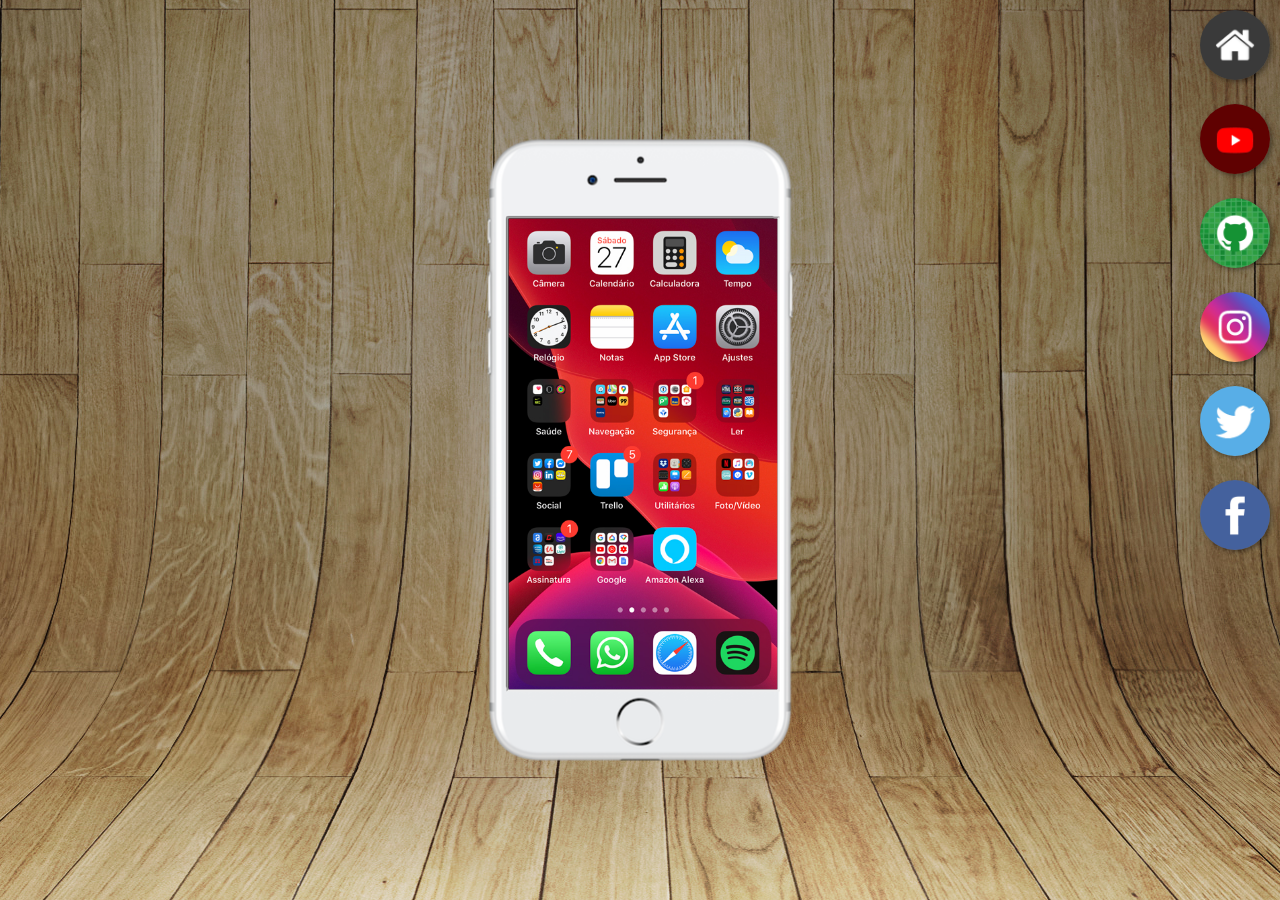
<file: index.html>
<!DOCTYPE html>
<html lang="pt-br">
<head>
    <meta charset="UTF-8">
    <meta name="viewport" content="width=device-width, initial-scale=1.0">
    <link rel="shortcut icon" href="favicon.ico" type="image/x-icon">
    <title>Projeto De Redes Sociais</title>
    <link rel="stylesheet" href="style.css">
</head>
<body>
    <main>
        <section id="telefone">
            <iframe src="paginas/pag001.html" name="frame">
                <p>Seu navegador não e compativel com isso...</p>
            </iframe>
        </section>
        <section id="Redes-sociais">
            <ul>
                <li><a href="paginas/pag001.html" target="frame"><img src="imagens/logo-home.jpg" alt="home"></a></li>
                <li><a href="paginas/pag002.html" target="frame"><img src="imagens/logo-youtube.jpg" alt="youtube"></a></li>
                <li><a href="paginas/pag003.html" target="frame"><img src="imagens/logo-github.jpg" alt="twitter"></a></li>
                <li><a href="paginas/pag004.html" target="frame"><img src="imagens/logo-instagram.jpg" alt="instagram"></a></li>
                <li><a href="paginas/pag005.html" target="frame"><img src="imagens/logo-twitter.jpg" alt="twitter"></a></li>
                <li><a href="paginas/pag006.html" target="frame"><img src="imagens/logo-facebook.jpg" alt="facebook"></a></li>
            </ul>
        </section>
    </main>
</body>
</html>
</file>
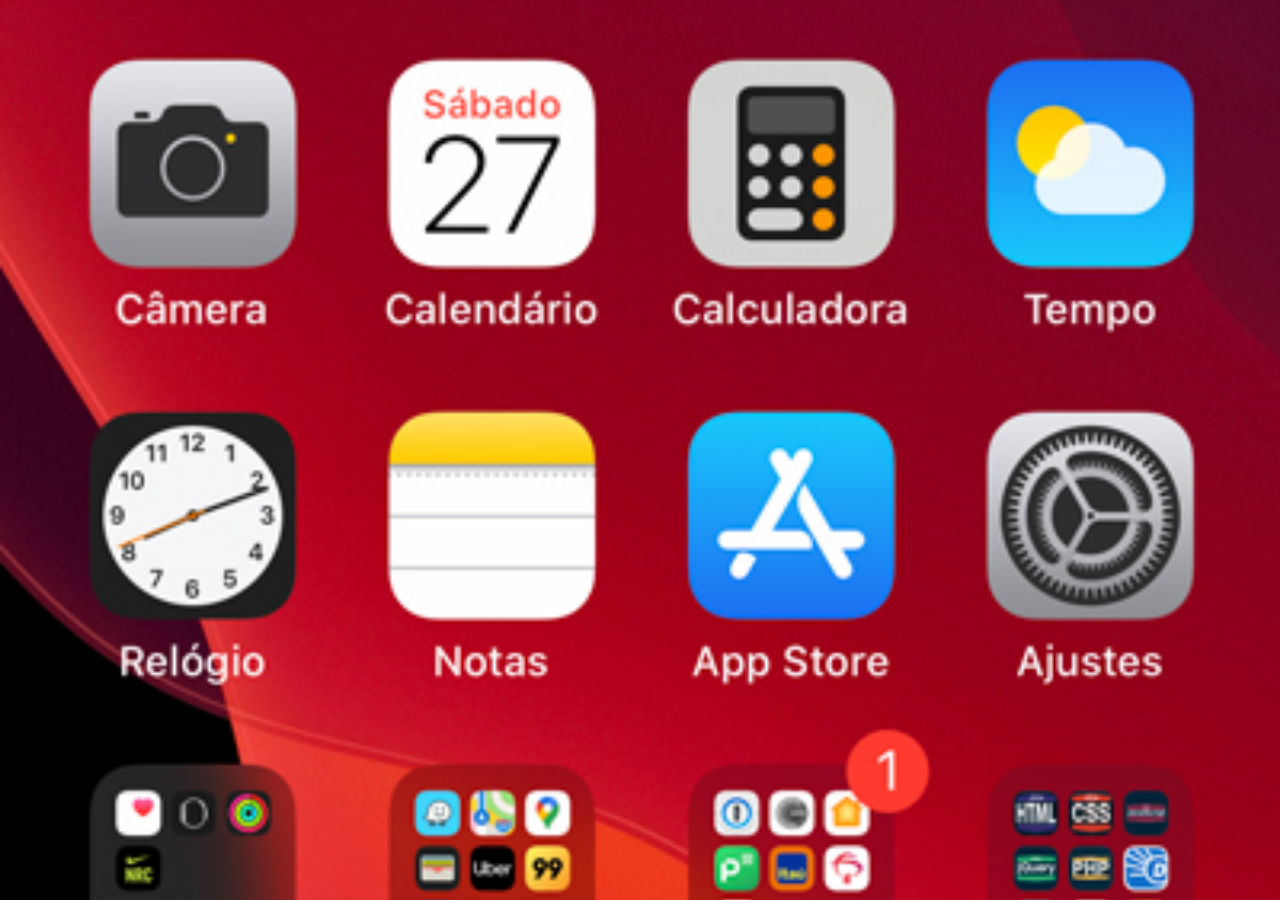
<file: paginas/pag001.html>
<!DOCTYPE html>
<html lang="pt-br">
<head>
    <meta charset="UTF-8">
    <meta name="viewport" content="width=device-width, initial-scale=1.0">
    <title>Home</title>
    <style>
         *{
            margin: 0px;
            padding: 0px;
        }
        body{
            width: 100vw;
            height: 100vh;
            background:black url(../imagens/tela-home.jpg) no-repeat top center;
            background-size: cover;
        }
    </style>
</head>
<body>
    
</body>
</html>
</file>
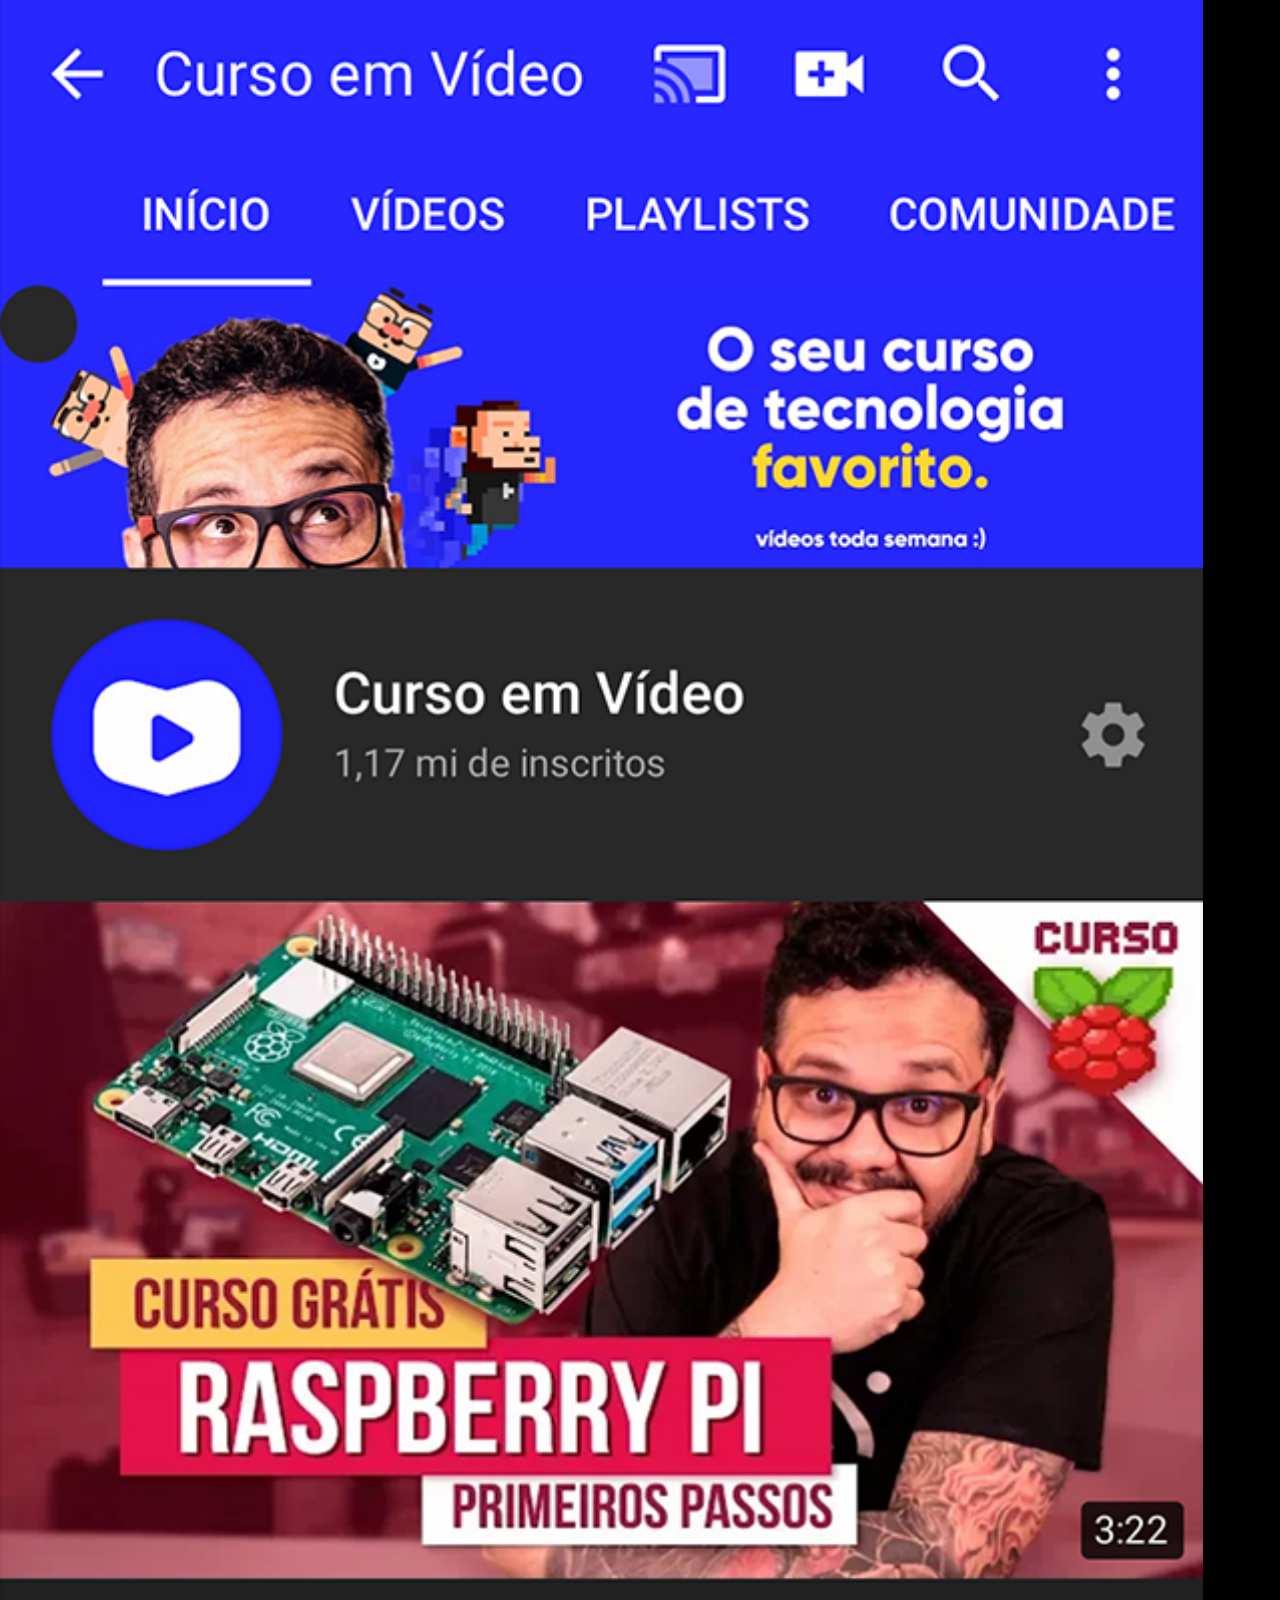
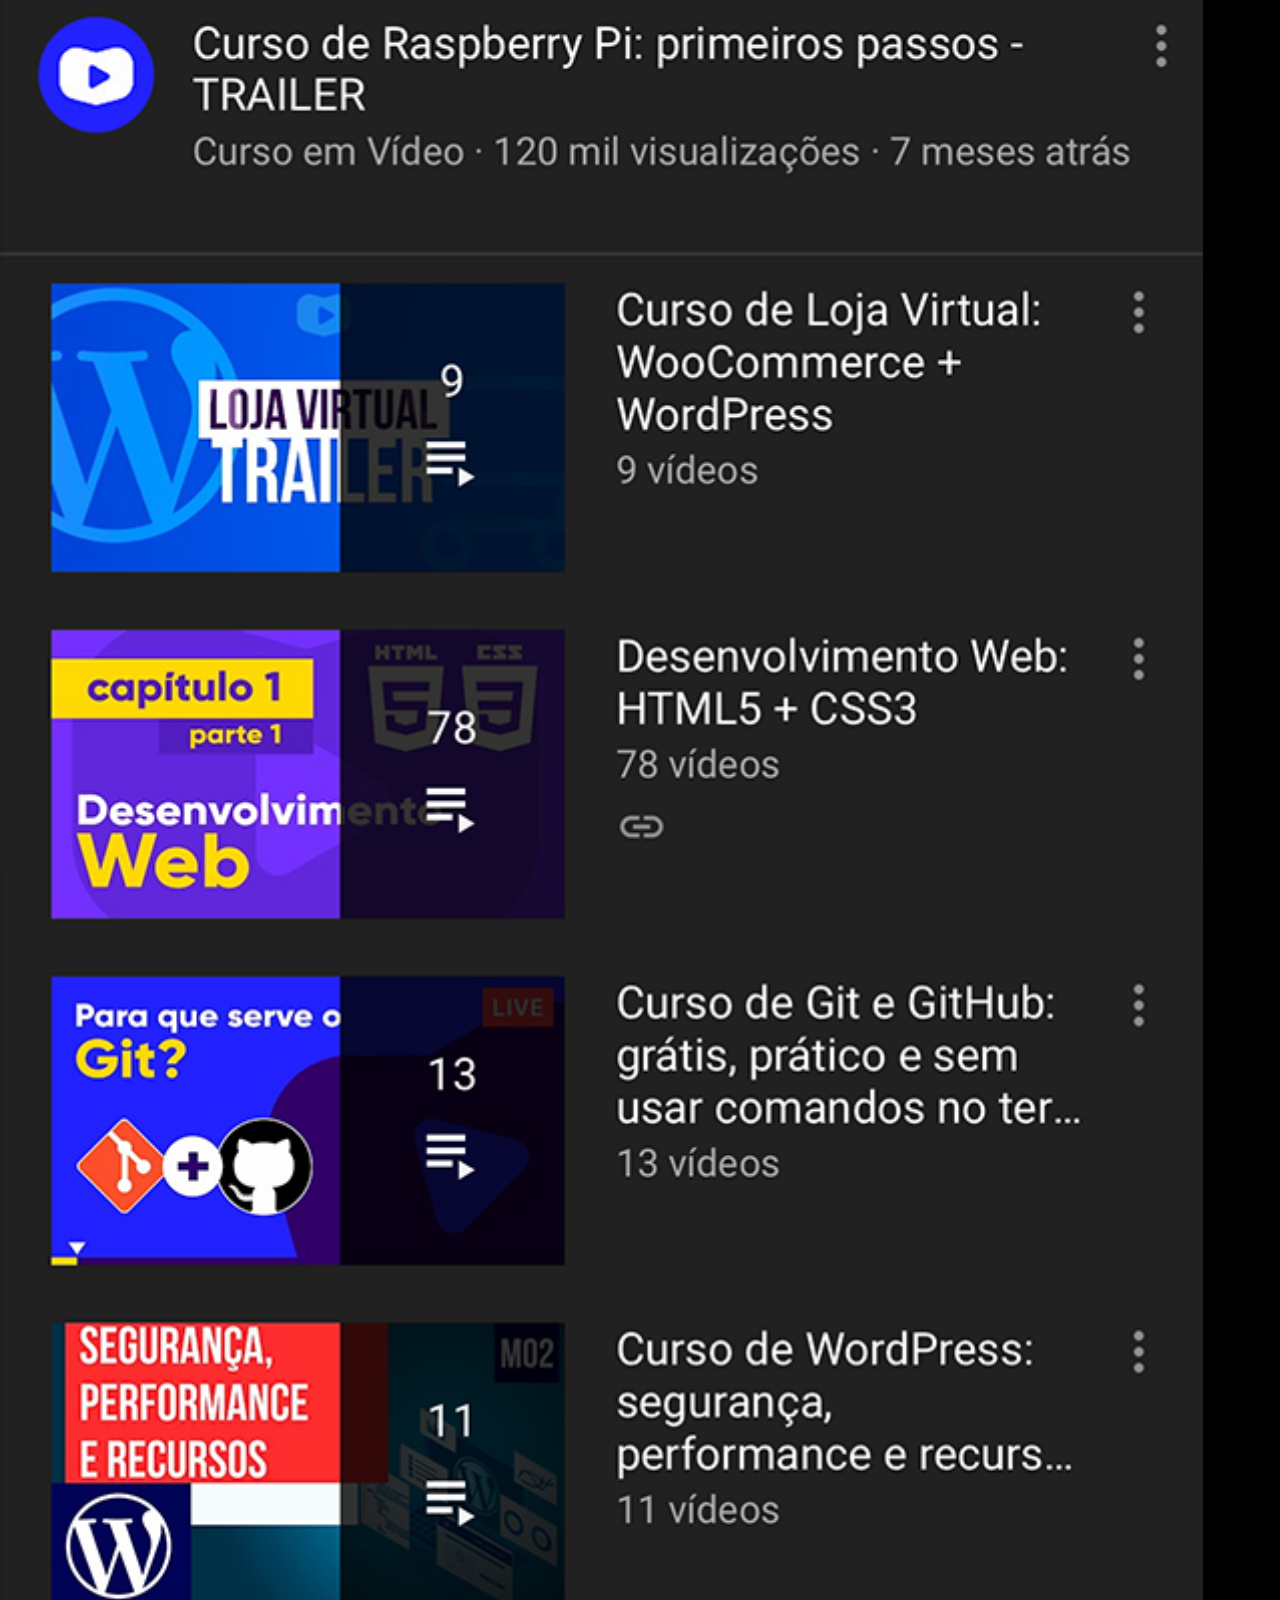
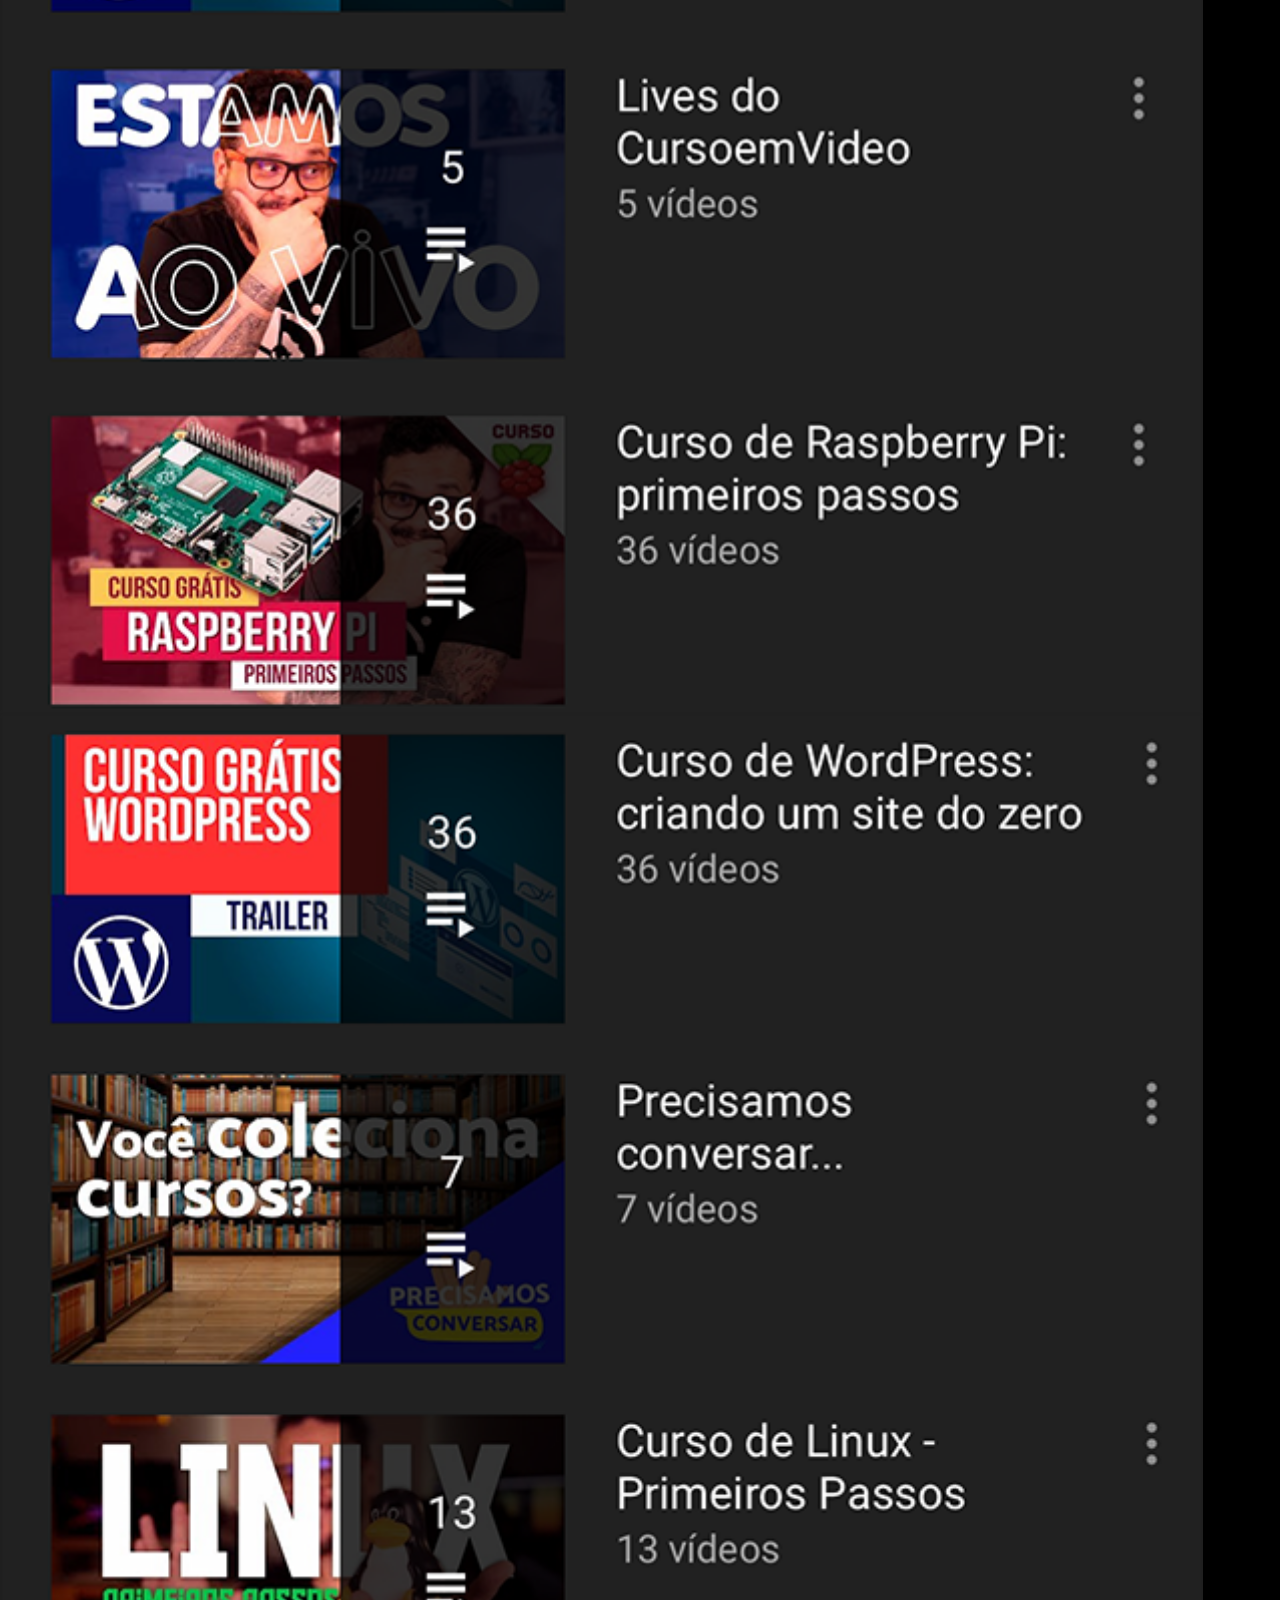
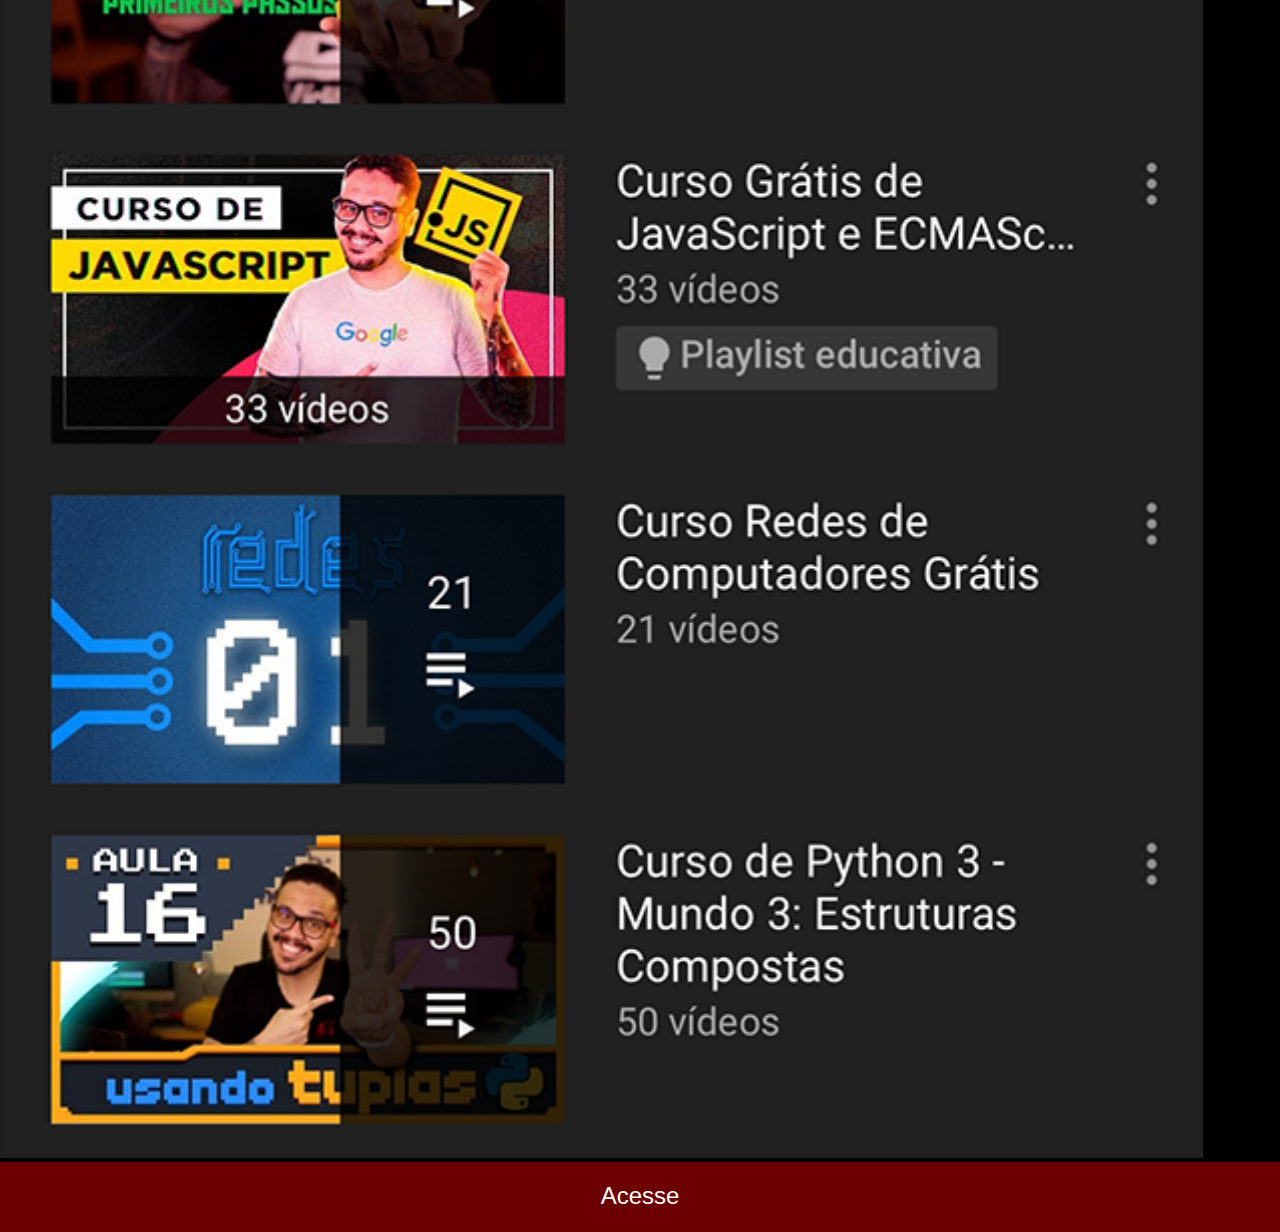
<file: paginas/pag002.html>
<!DOCTYPE html>
<html lang="pt-br">
<head>
    <meta charset="UTF-8">
    <meta name="viewport" content="width=device-width, initial-scale=1.0">
    <title>YouTube</title>
    <style>
         *{
            margin: 0px;
            padding: 0px;
        }
        body{
            font-family: Arial, Helvetica, sans-serif;
            background-color: black;
        }
        img#fundo{
            width: 94vw;
        }
        footer{
            height: 50px;
            margin: auto;
            padding-top: 20px;
            text-align: center;
            background-color: rgba(255, 0, 0, 0.425);
            font-size: 1.5em;
        }
        a{
            color: white;
            text-decoration: none;
        }
        footer:hover{
            background-color: red;
        }
    </style>
</head>
<body>
    <header>
        <nav>
            <img src="../imagens/tela-youtube.png" alt="youtube" id="fundo">
        </nav>
    </header>
    <footer>
         <a href="https://www.youtube.com/c/CursoemVídeo" target="_blank">Acesse</a>
    </footer>
</body>
</html>
</file>
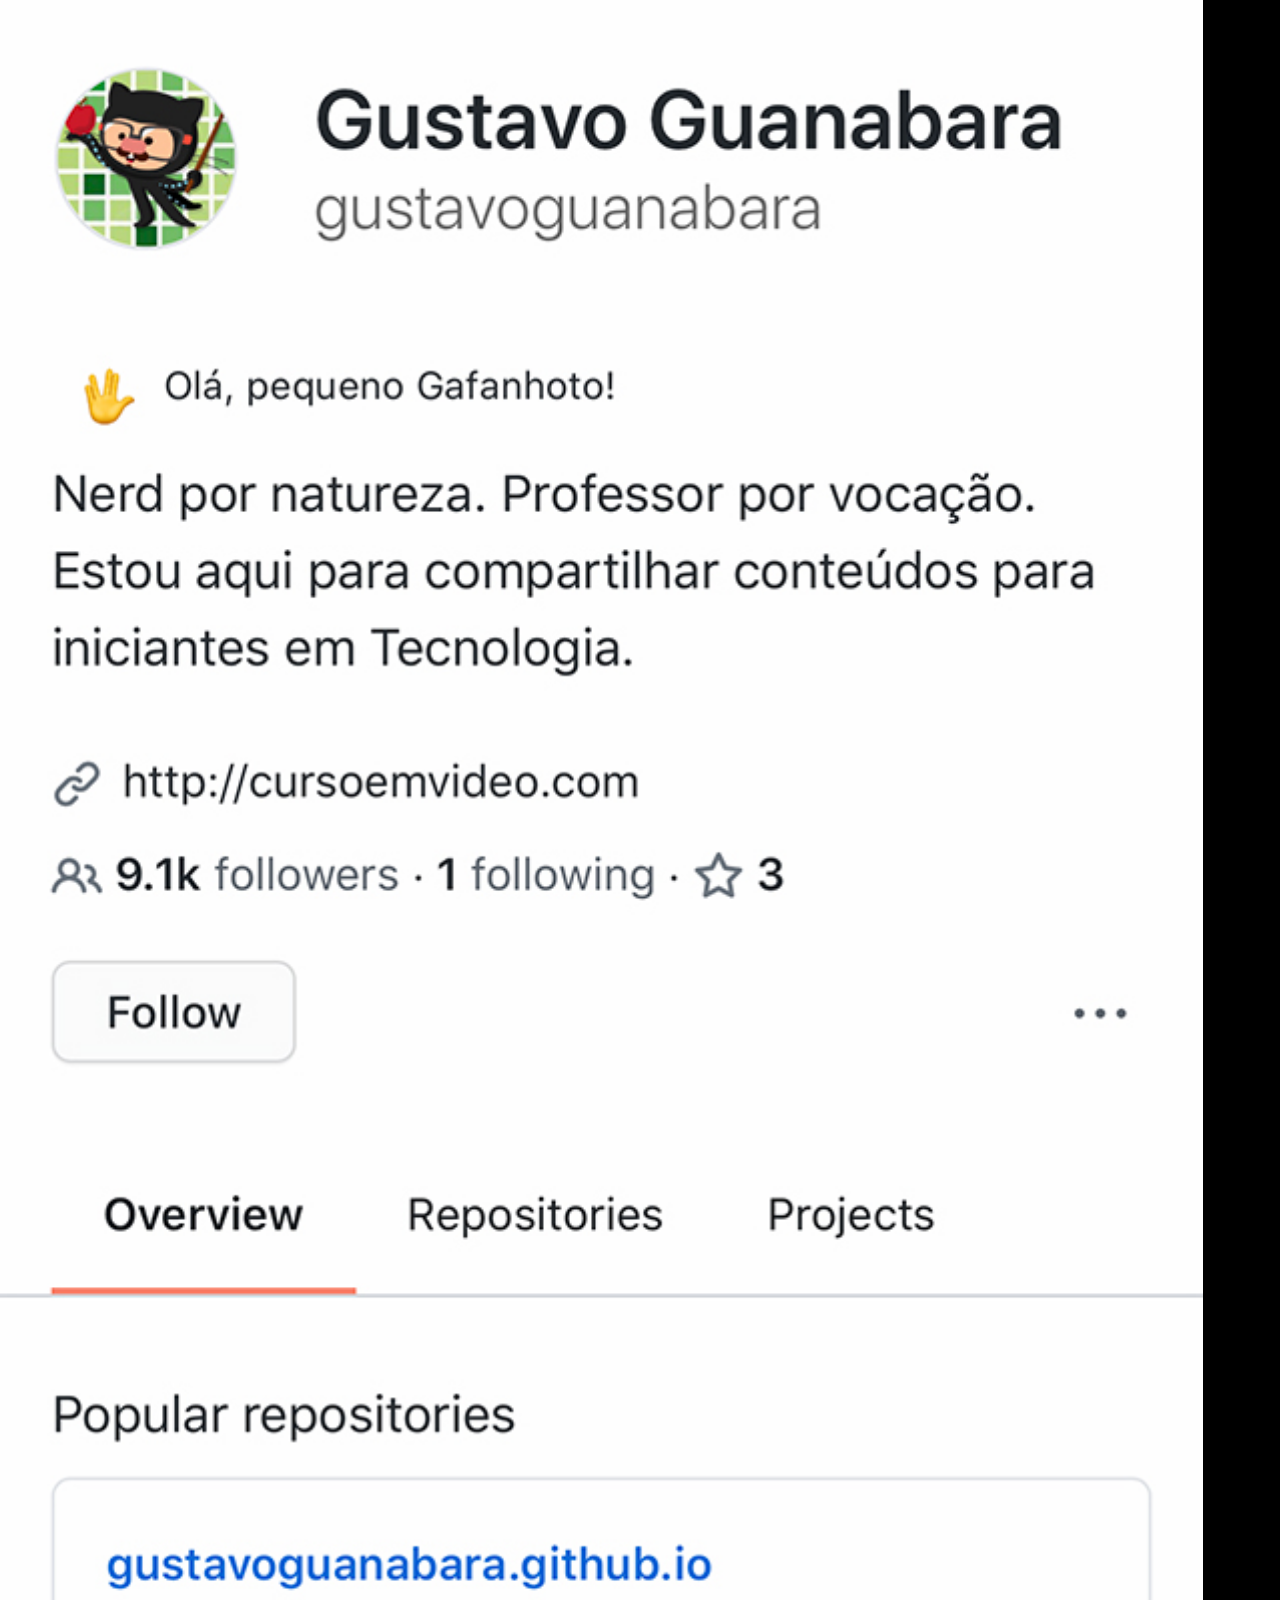
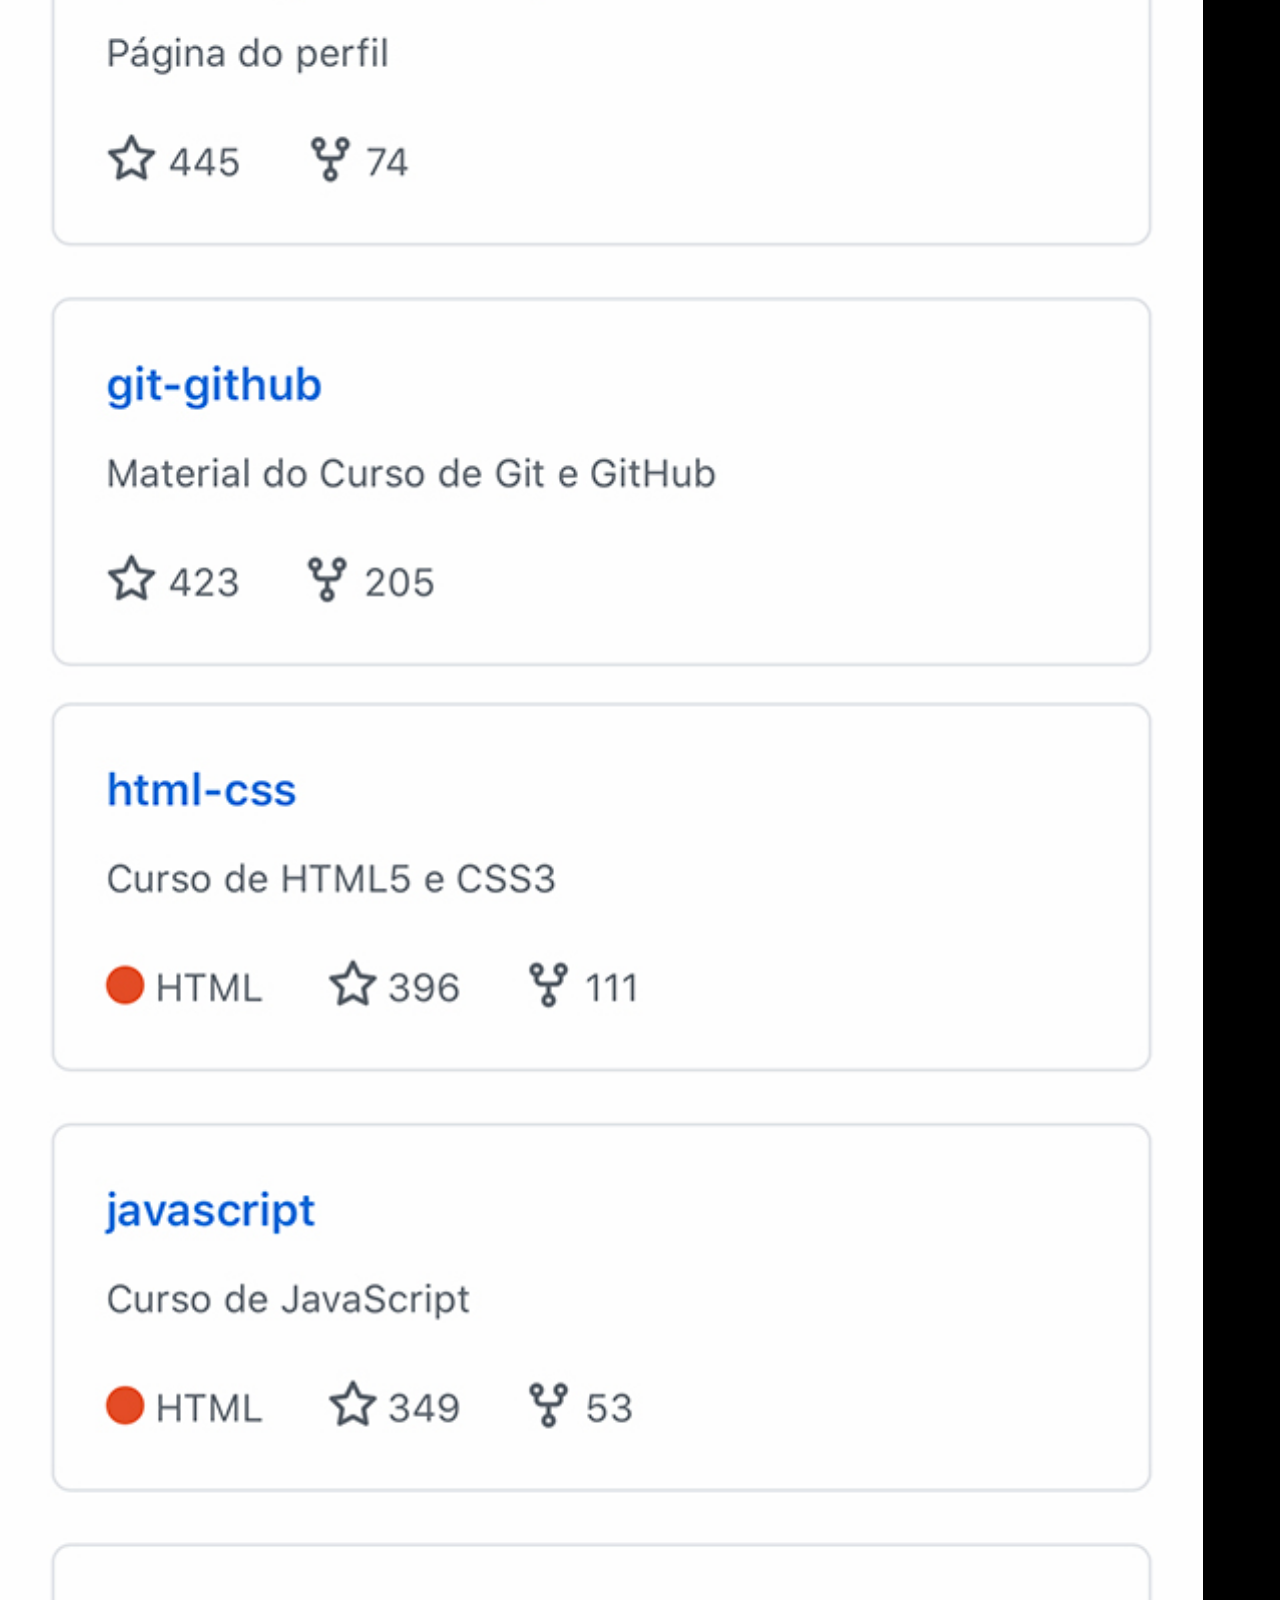
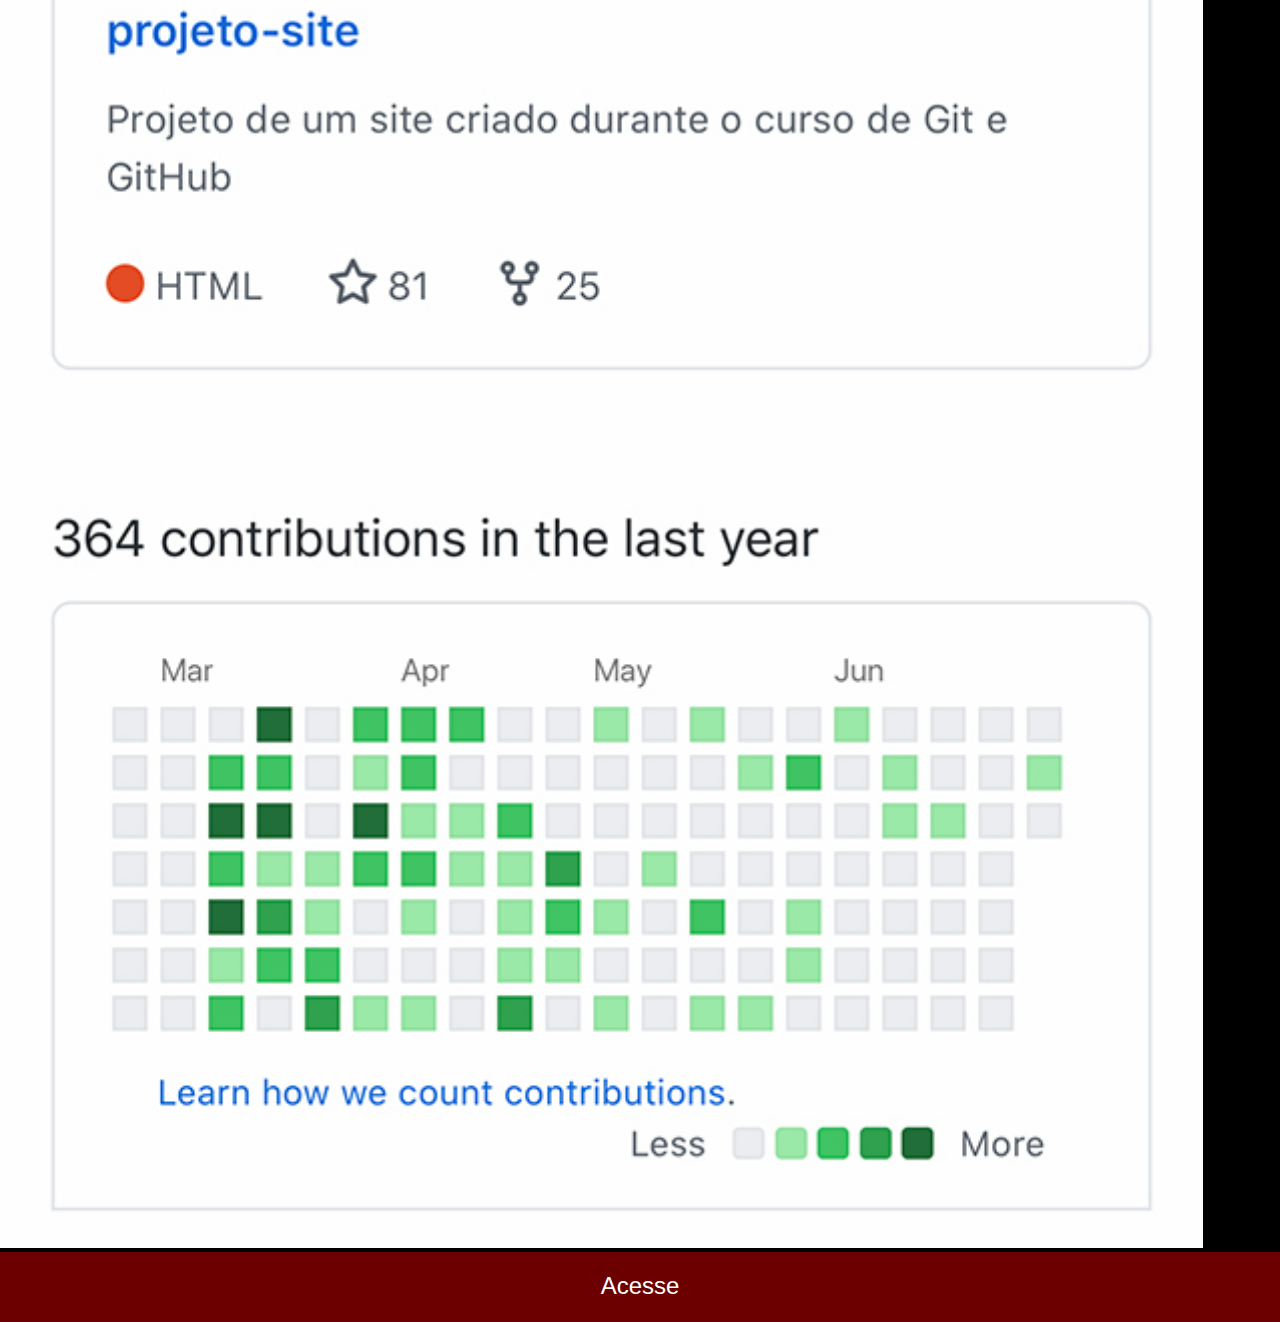
<file: paginas/pag003.html>
<!DOCTYPE html>
<html lang="pt-br">
<head>
    <meta charset="UTF-8">
    <meta name="viewport" content="width=device-width, initial-scale=1.0">
    <title>github</title>
    <style>
        *{
           margin: 0px;
           padding: 0px;
       }
       body{
           font-family: Arial, Helvetica, sans-serif;
           background-color: black;
       }
       img#fundo{
           width: 94vw;
       }
       footer{
           height: 50px;
           margin: auto;
           padding-top: 20px;
           text-align: center;
           background-color: rgba(255, 0, 0, 0.425);
           font-size: 1.5em;
       }
       a{
           color: white;
           text-decoration: none;
       }
       footer:hover{
           background-color: red;
       }
    </style>
</head>
<body>
    <header>
        <nav>
            <img src="../imagens/tela-github.jpg" alt="youtube" id="fundo">
        </nav>
    </header>
    <footer>
         <a href="https://github.com/gustavoguanabara" target="_blank">Acesse</a>
    </footer>
</body>
</html>
</file>
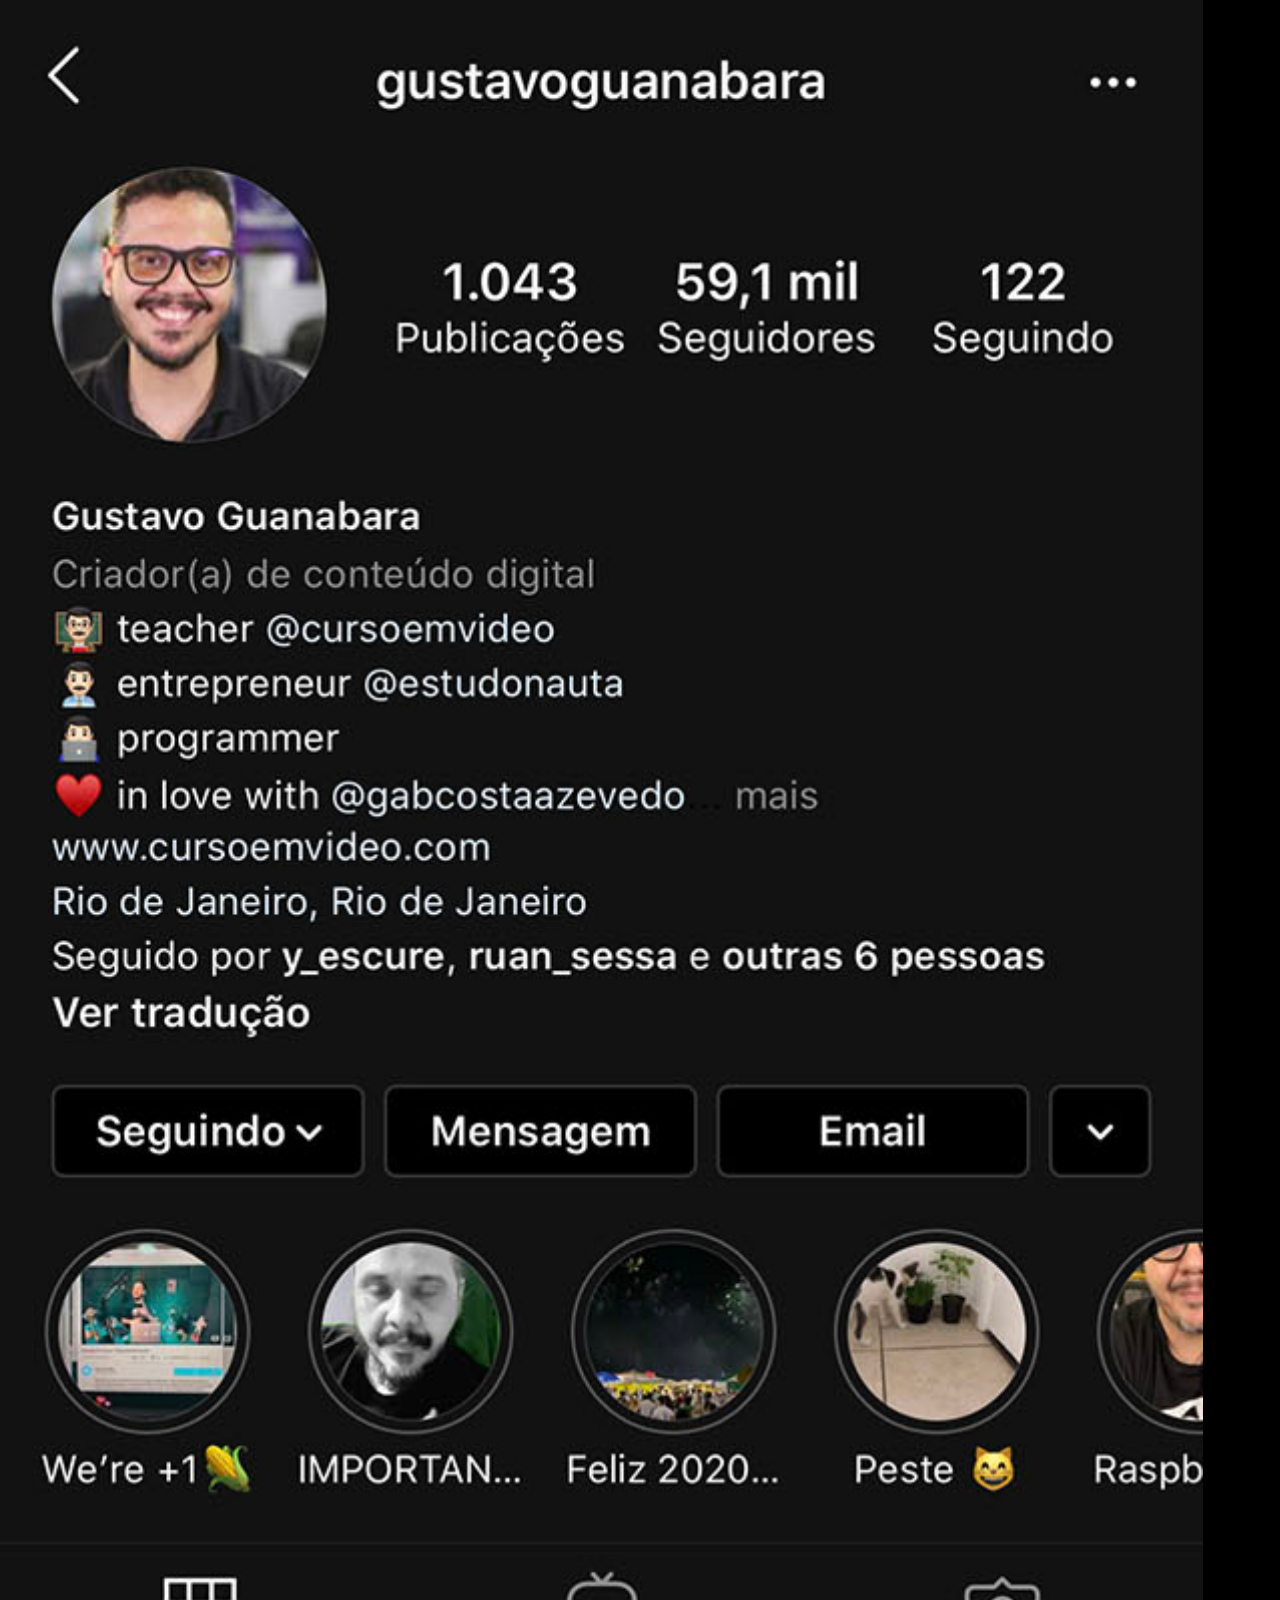
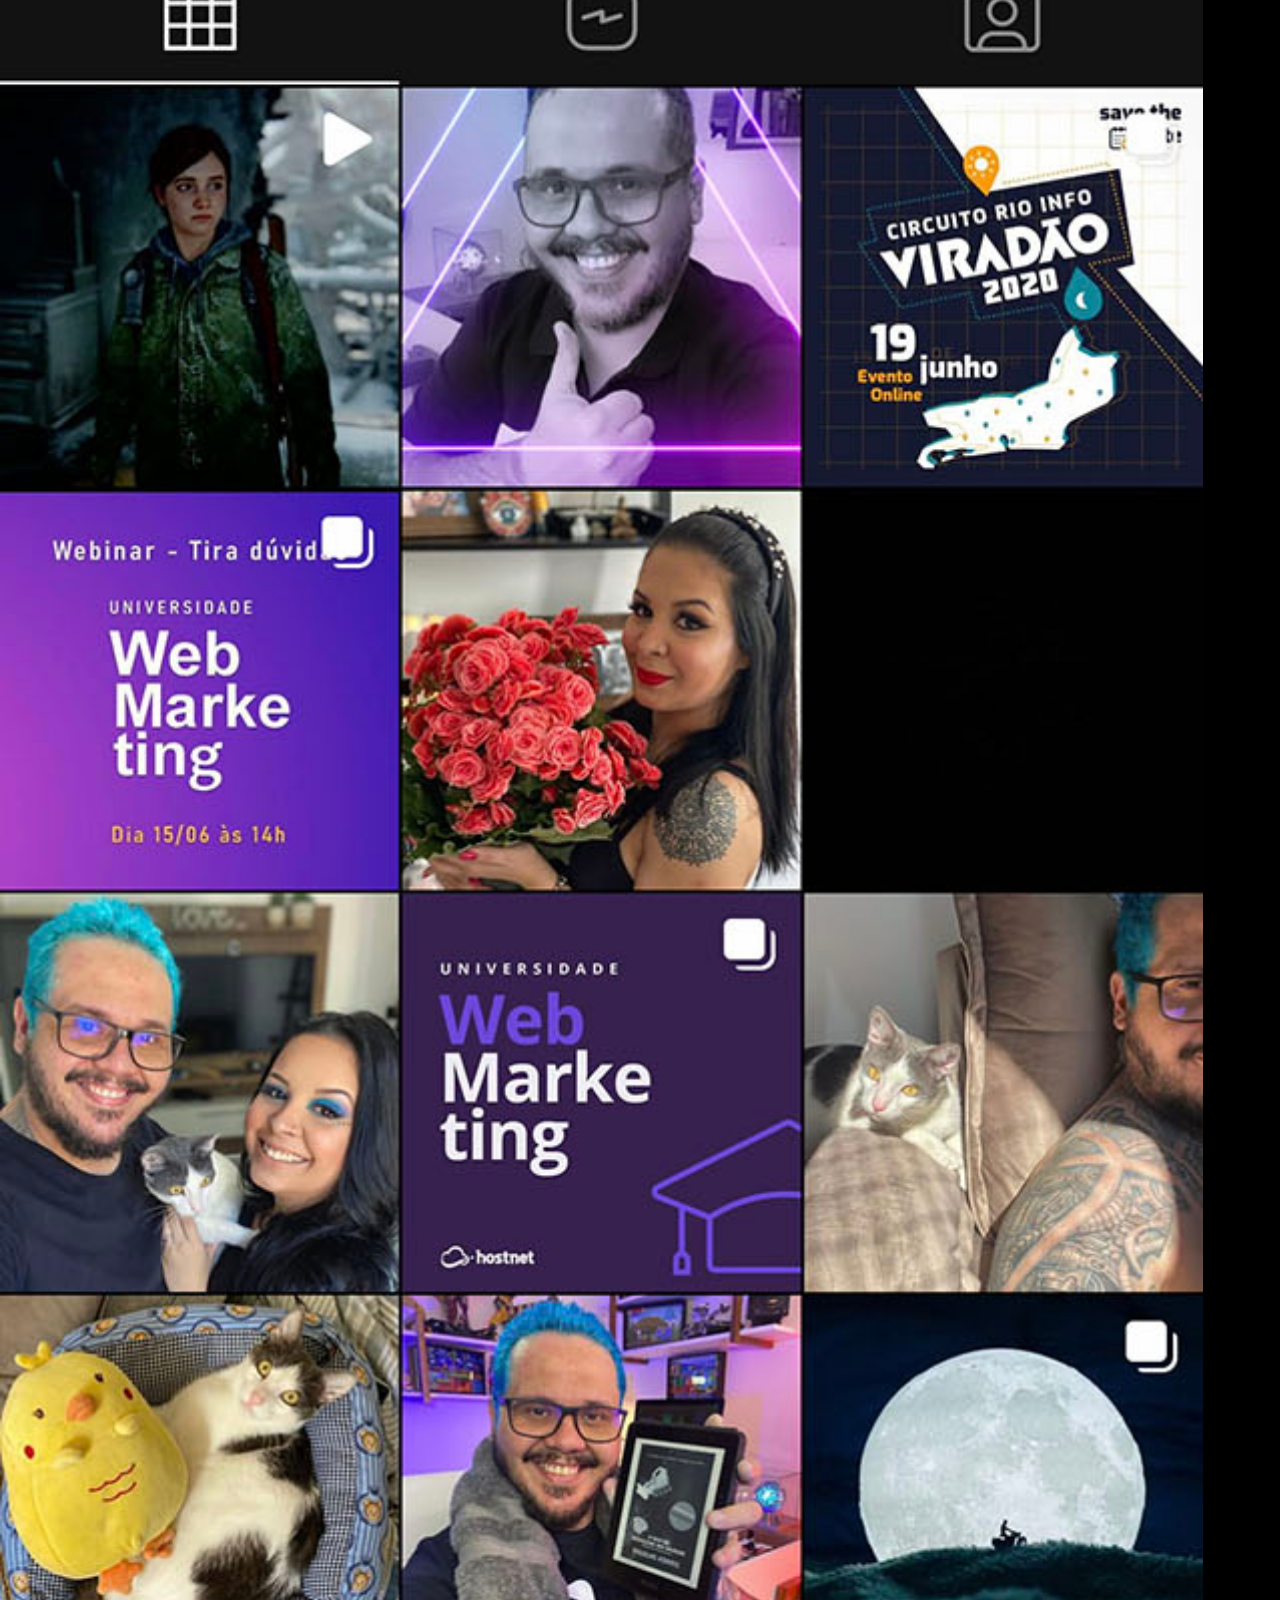
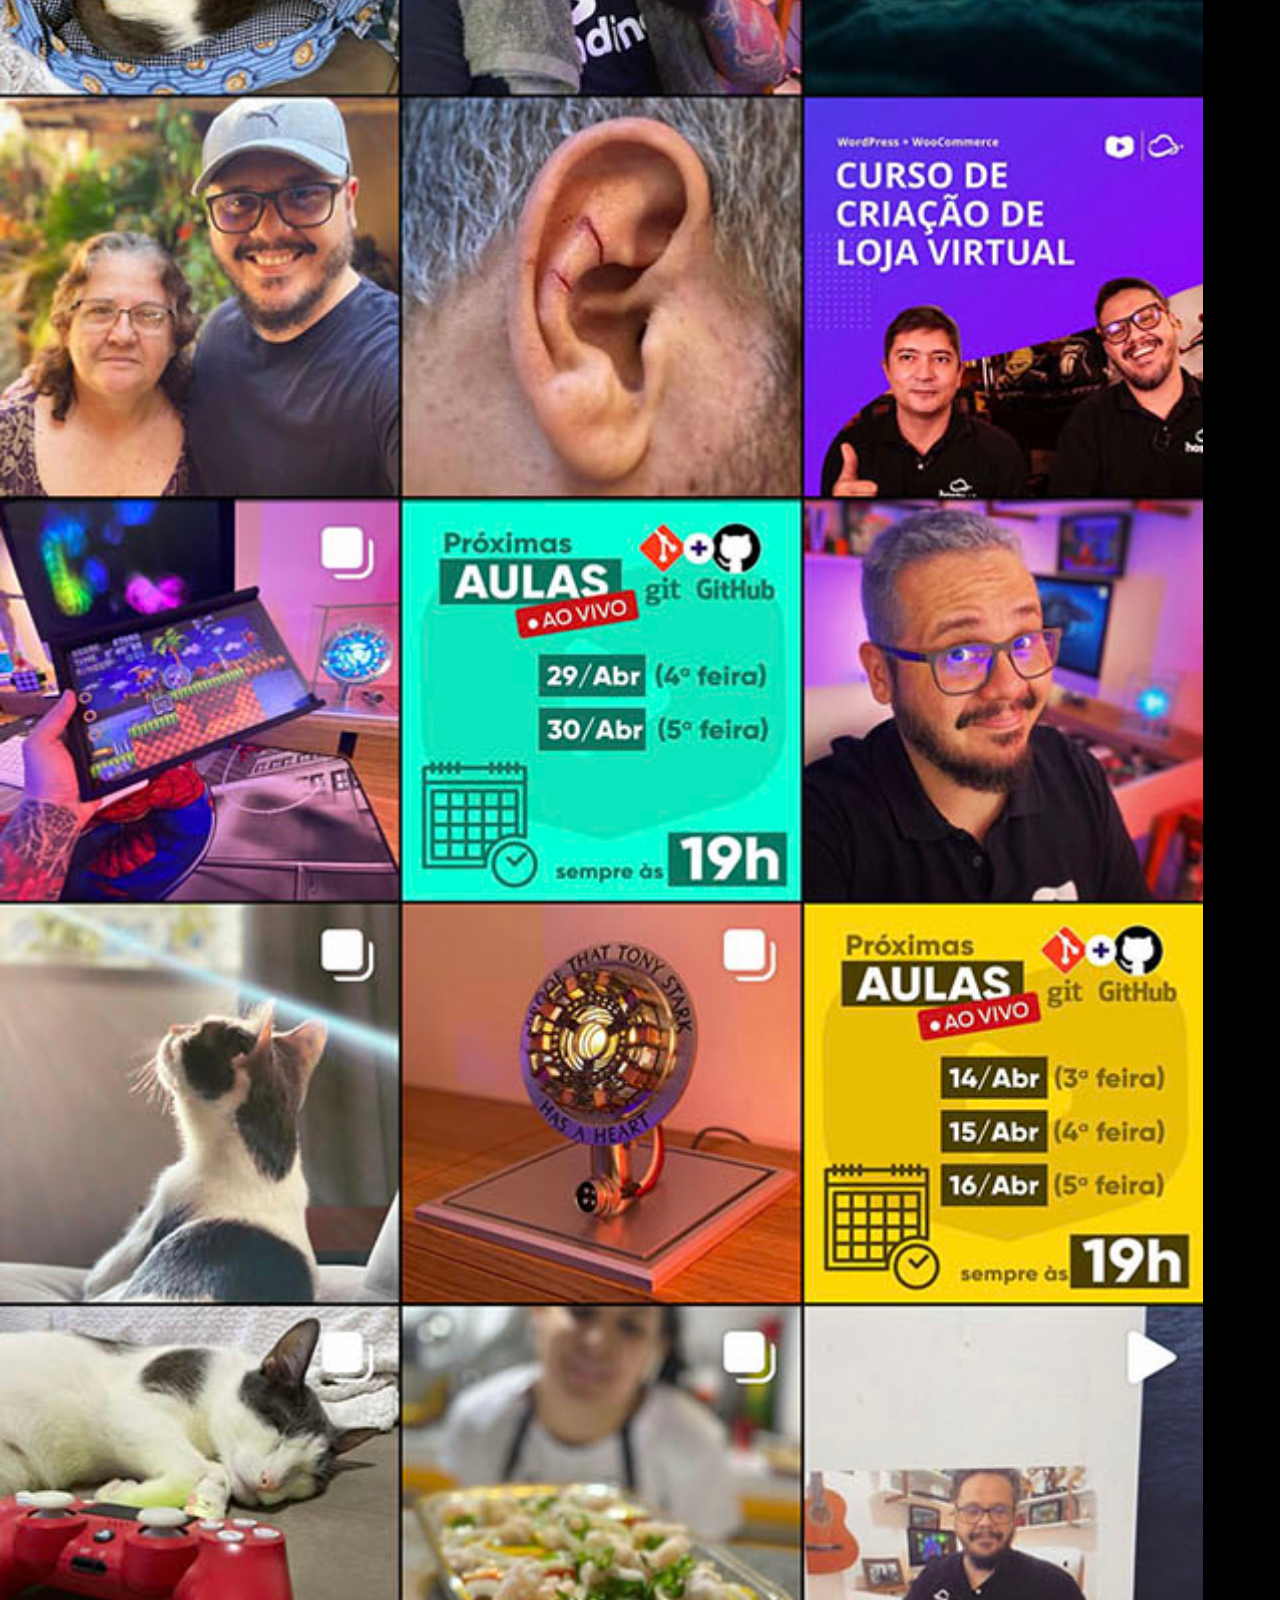
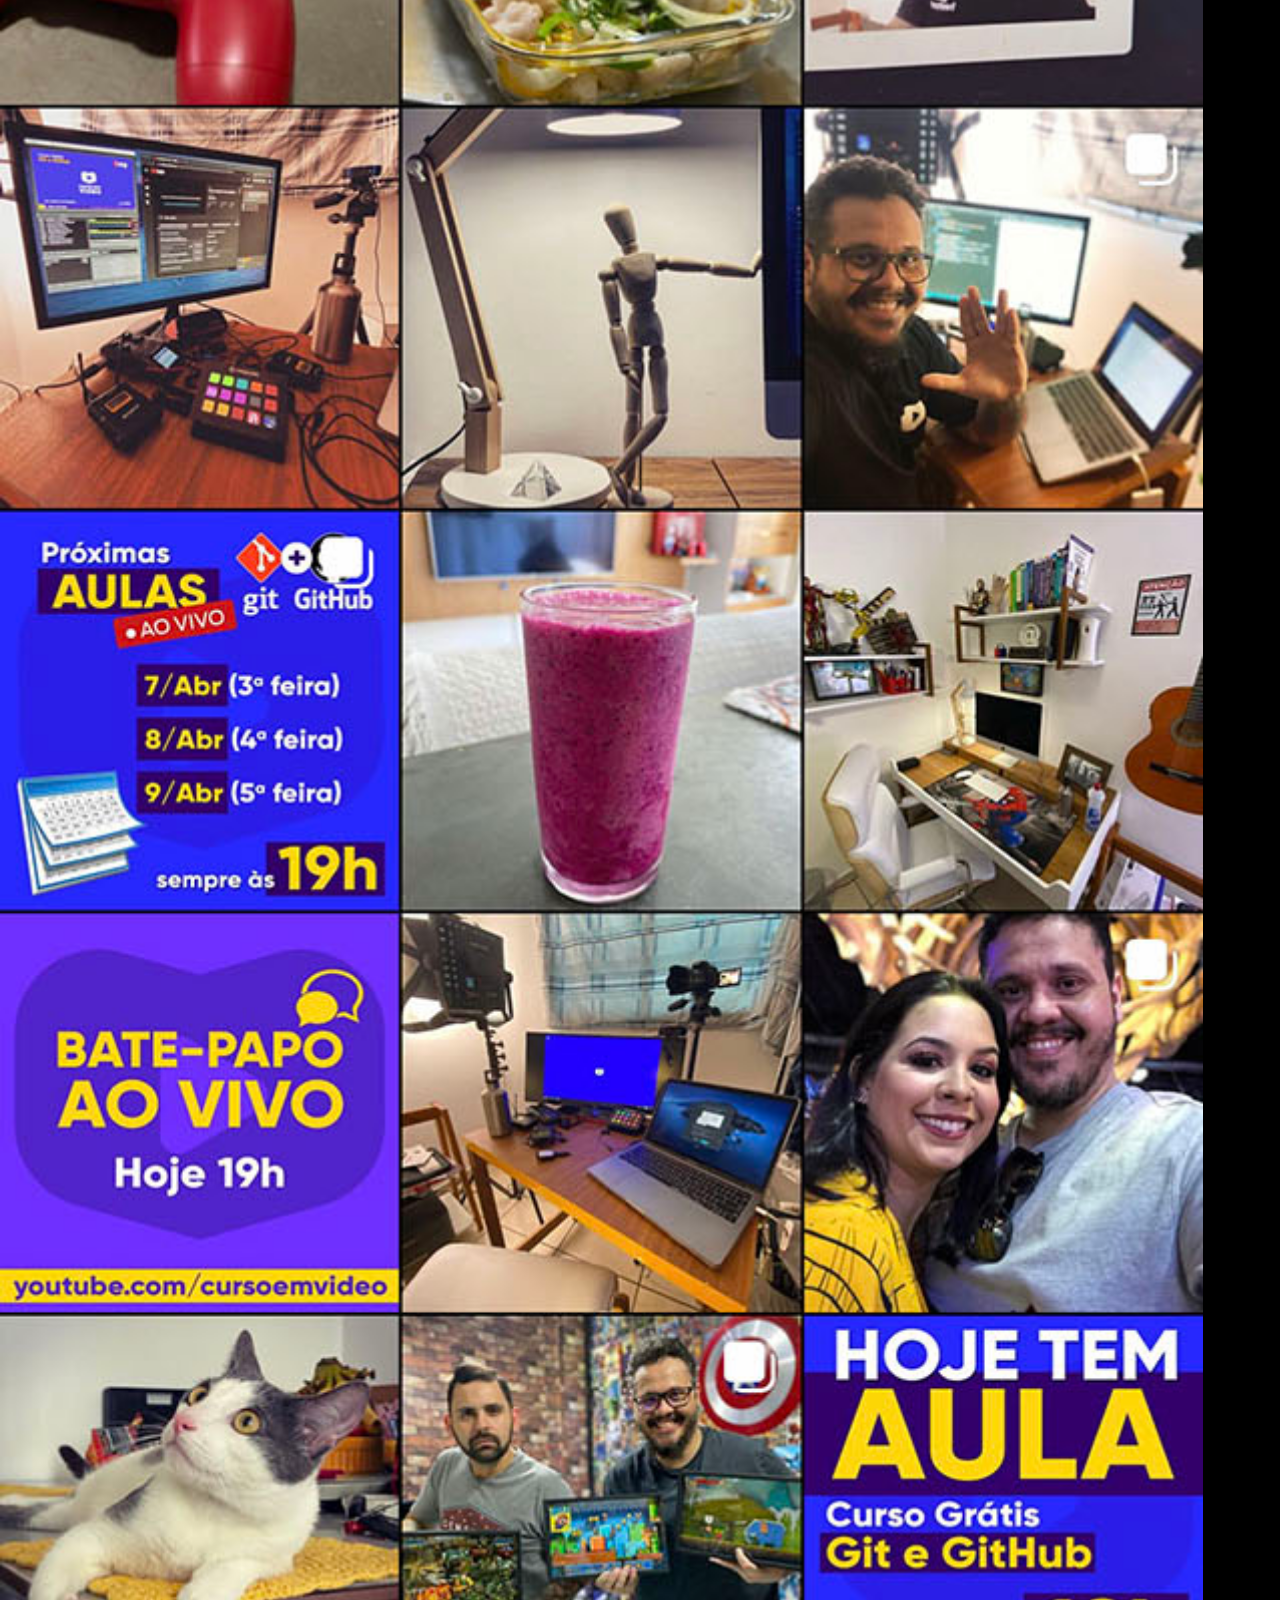
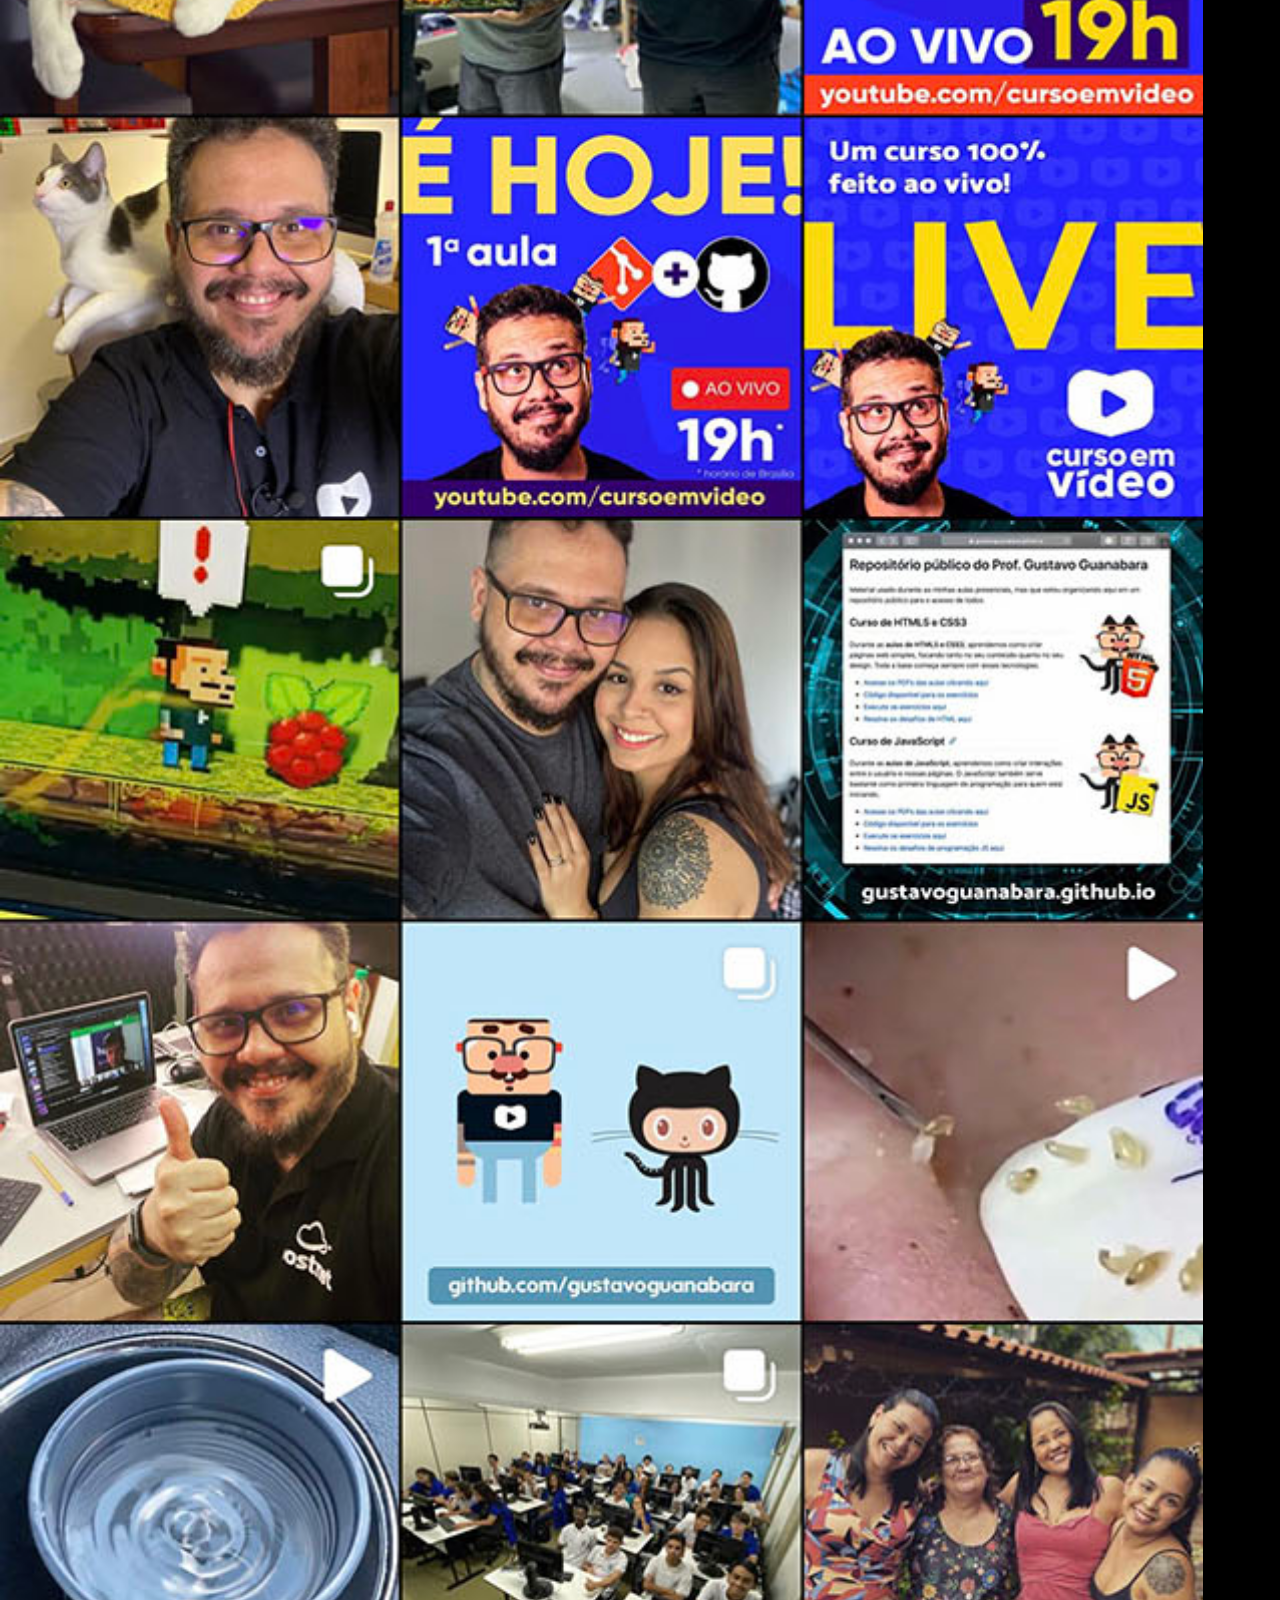
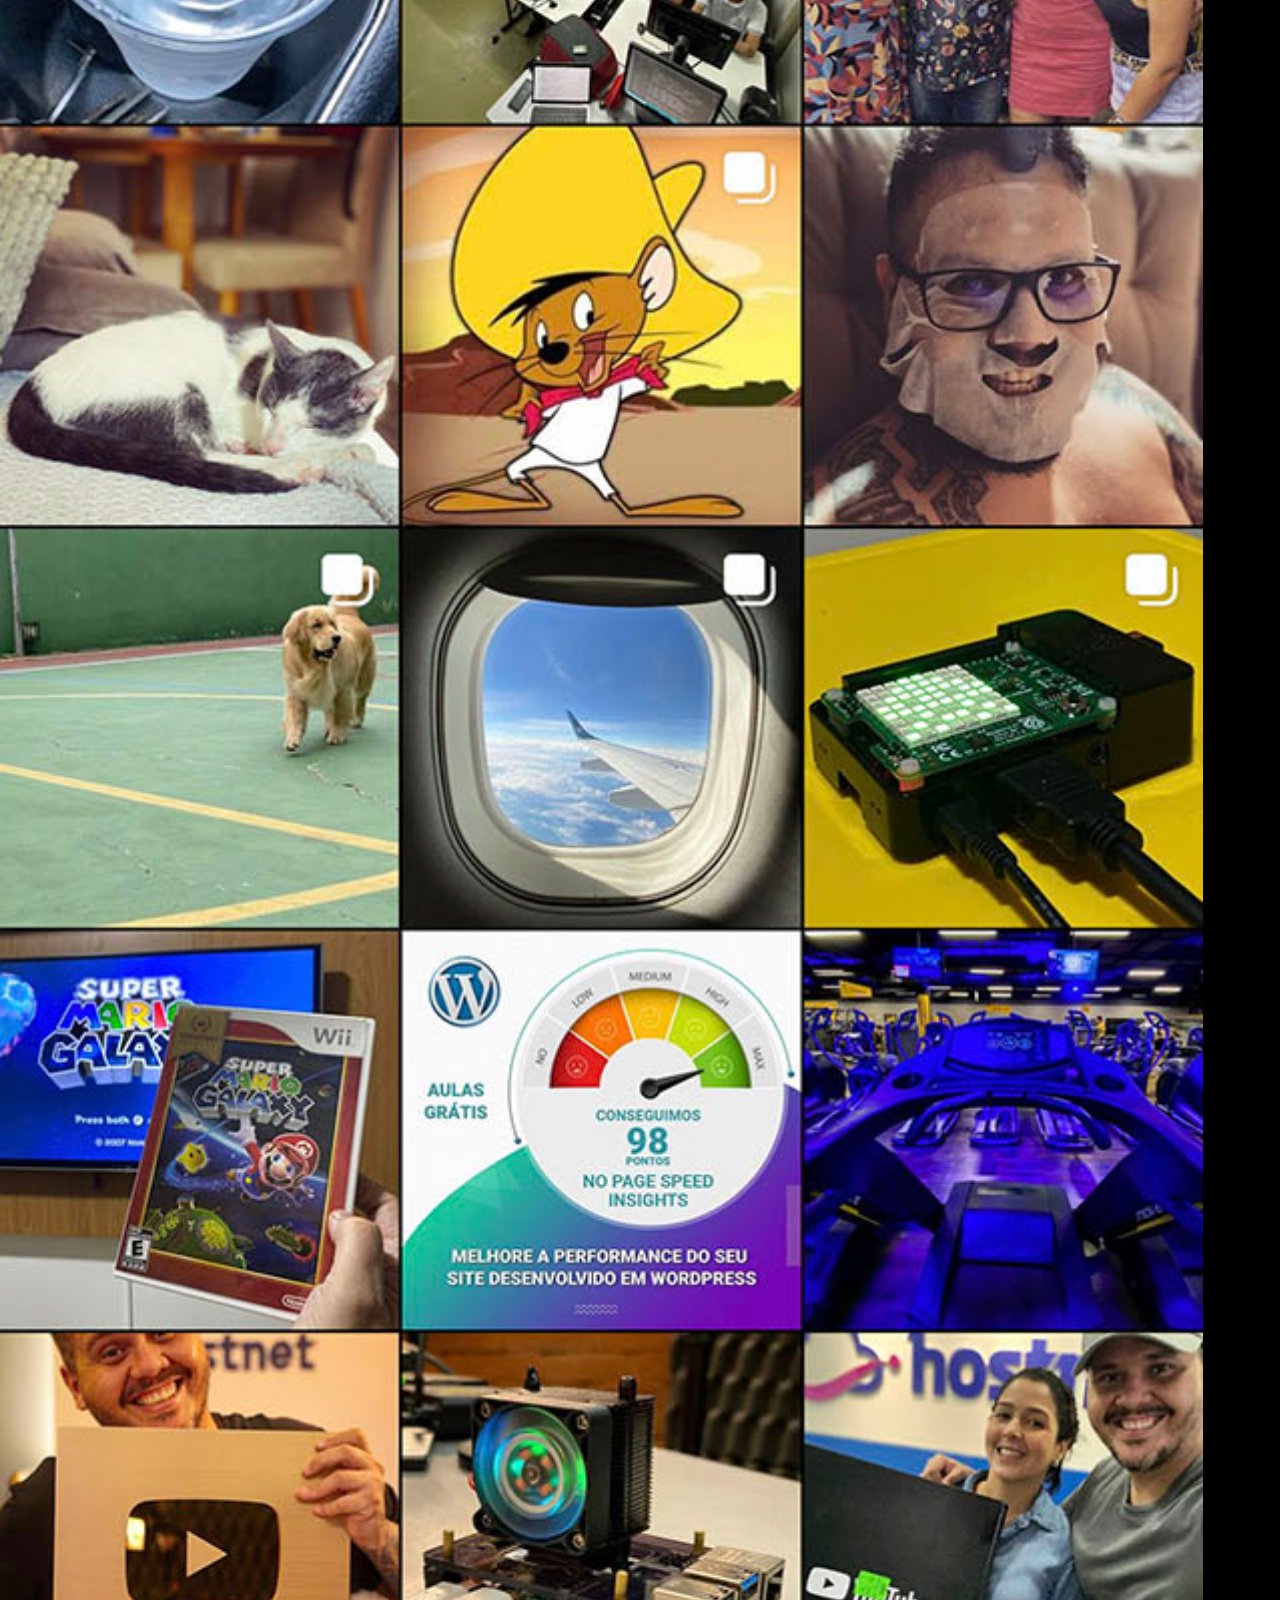
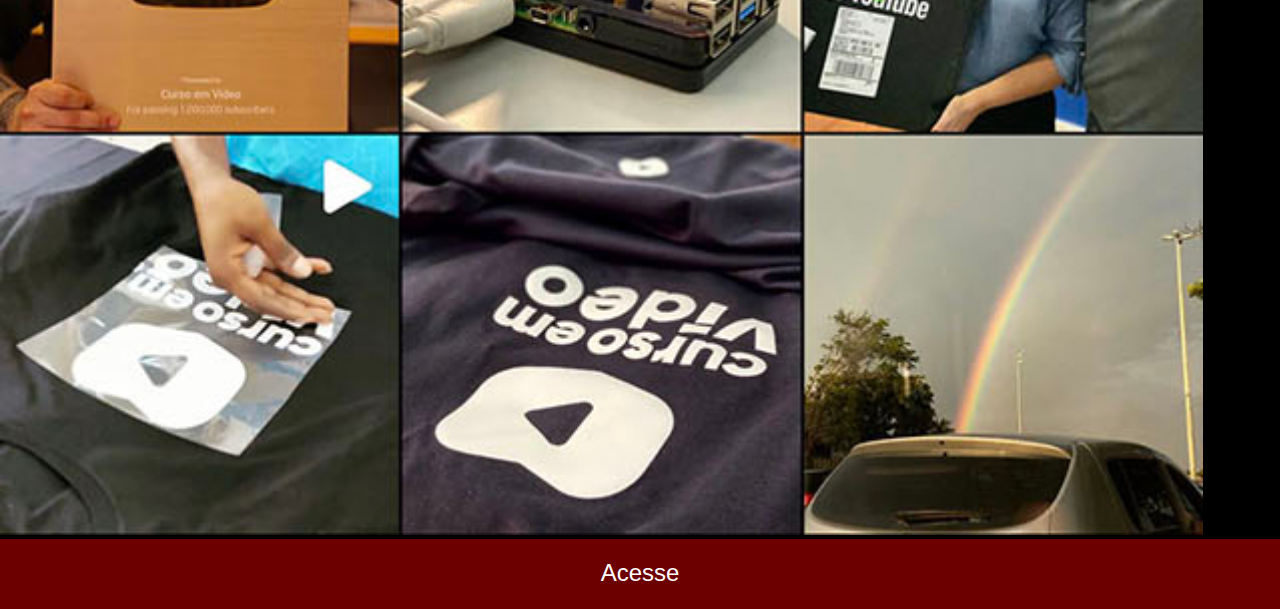
<file: paginas/pag004.html>
<!DOCTYPE html>
<html lang="en">
<head>
    <meta charset="UTF-8">
    <meta name="viewport" content="width=device-width, initial-scale=1.0">
    <title>Instagran</title>
    <style>
        *{
           margin: 0px;
           padding: 0px;
       }
       body{
           font-family: Arial, Helvetica, sans-serif;
           background-color: black;
       }
       img#fundo{
           width: 94vw;
       }
       footer{
           height: 50px;
           margin: auto;
           padding-top: 20px;
           text-align: center;
           background-color: rgba(255, 0, 0, 0.425);
           font-size: 1.5em;
       }
       a{
           color: white;
           text-decoration: none;
       }
       footer:hover{
           background-color: red;
       }
    </style>
</head>
<body>
    <header>
        <nav>
            <img src="../imagens/tela-instagram.jpg" alt="Instagran" id="fundo">
        </nav>
    </header>
    <footer>
         <a href="https://www.instagram.com/cursoemvideo/" target="_blank">Acesse</a>
    </footer>
</body>
</html>
</file>
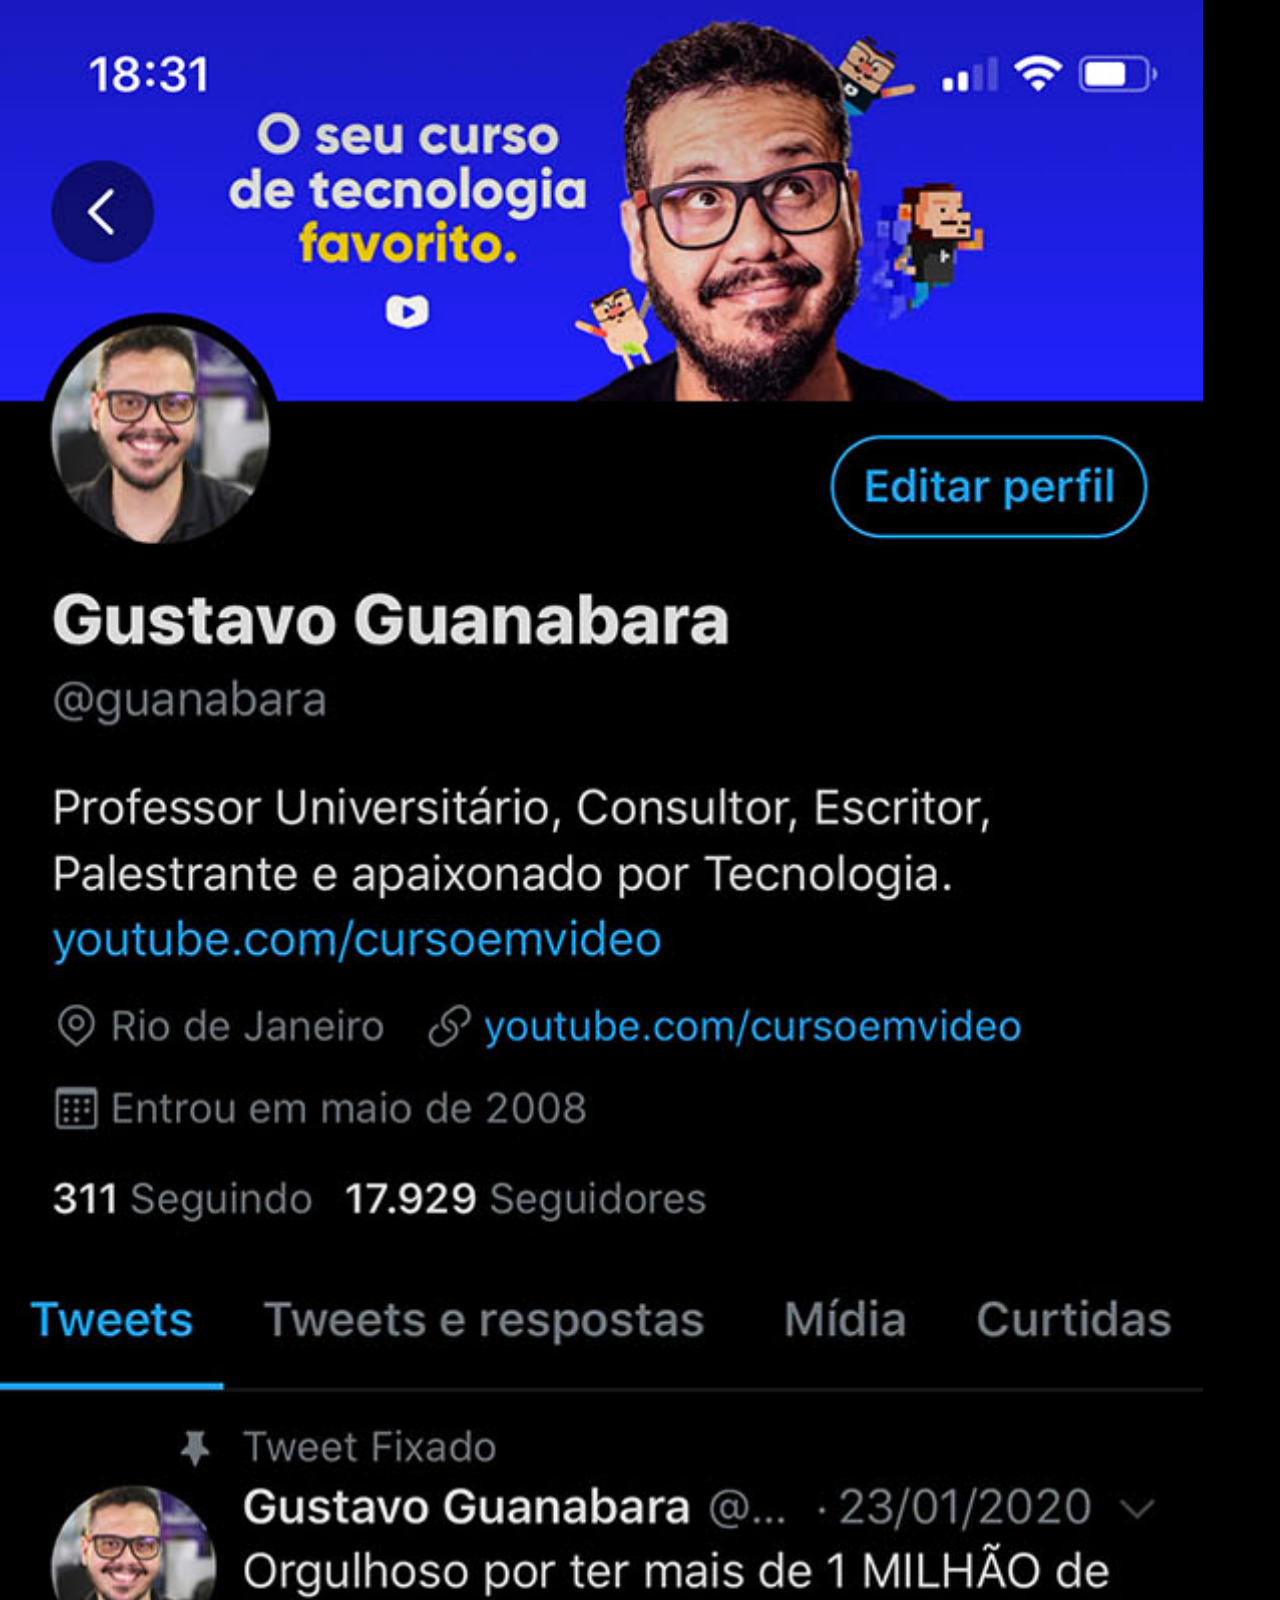
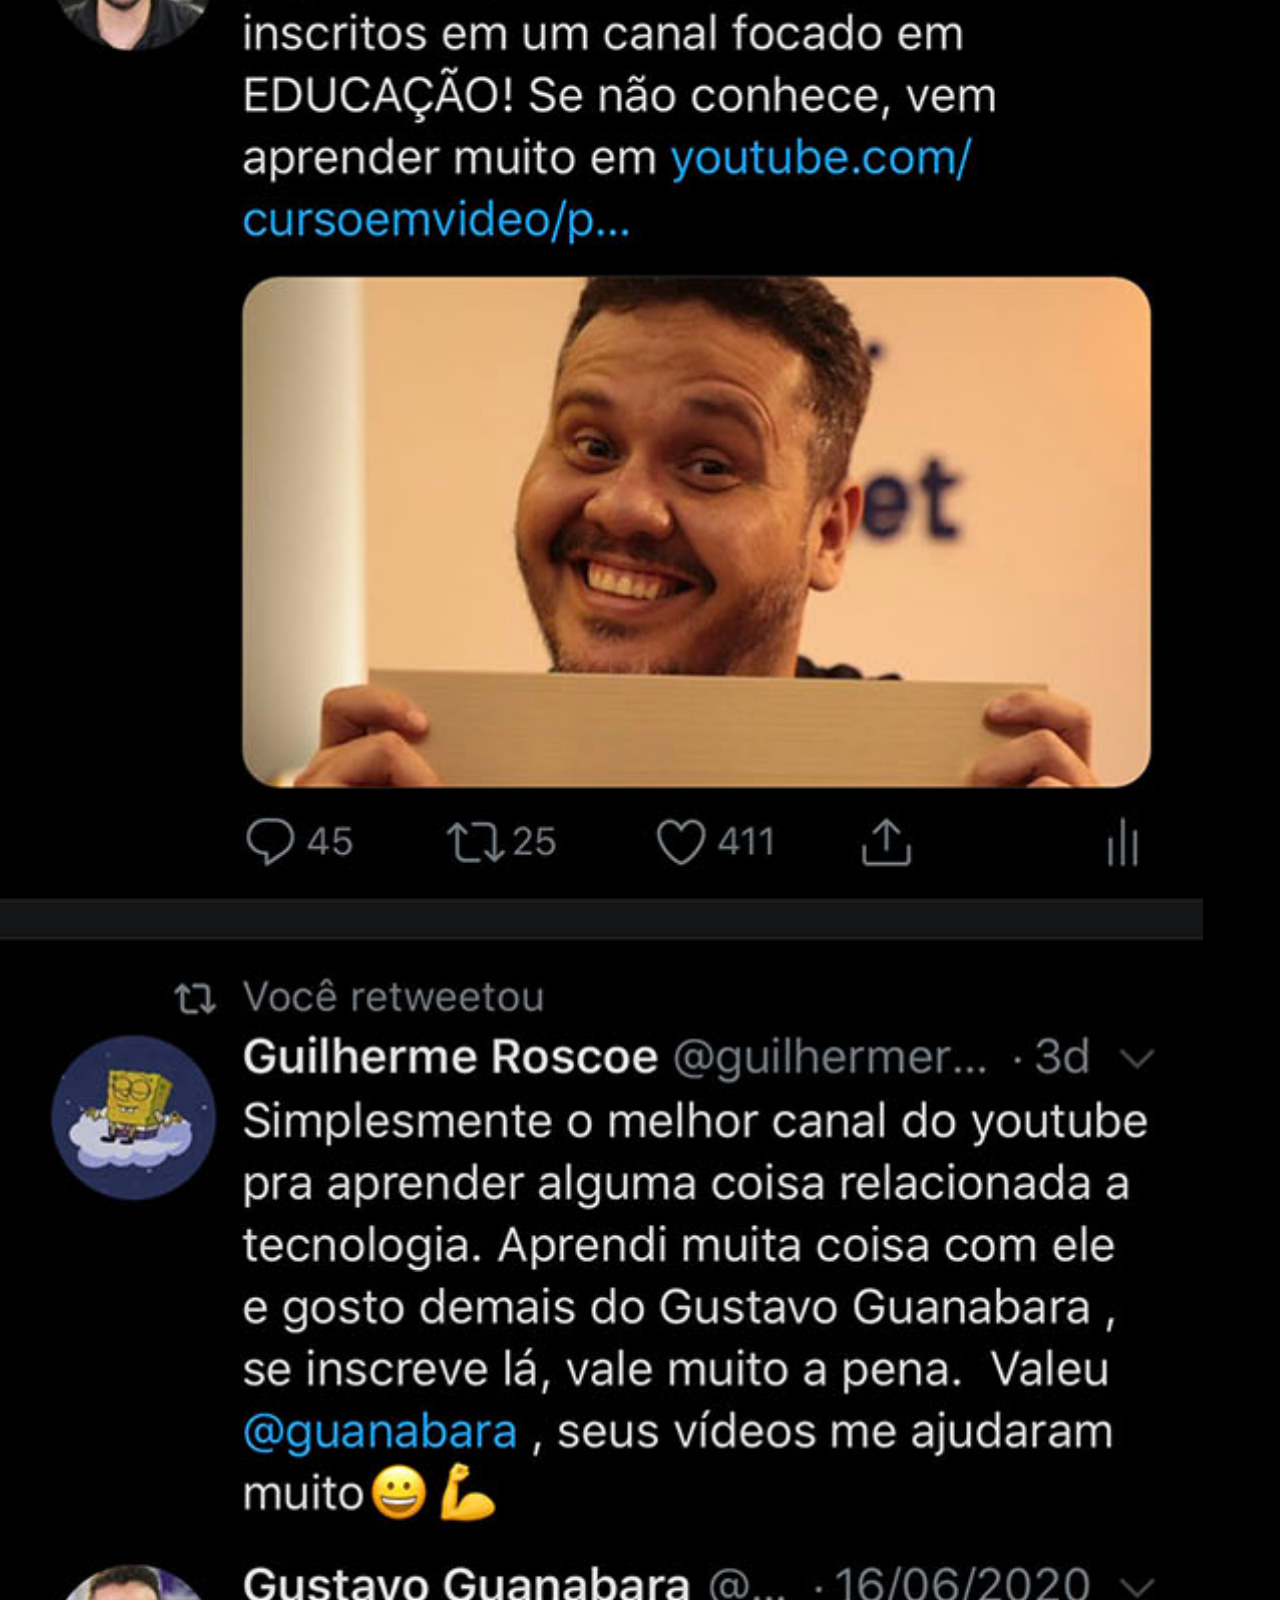
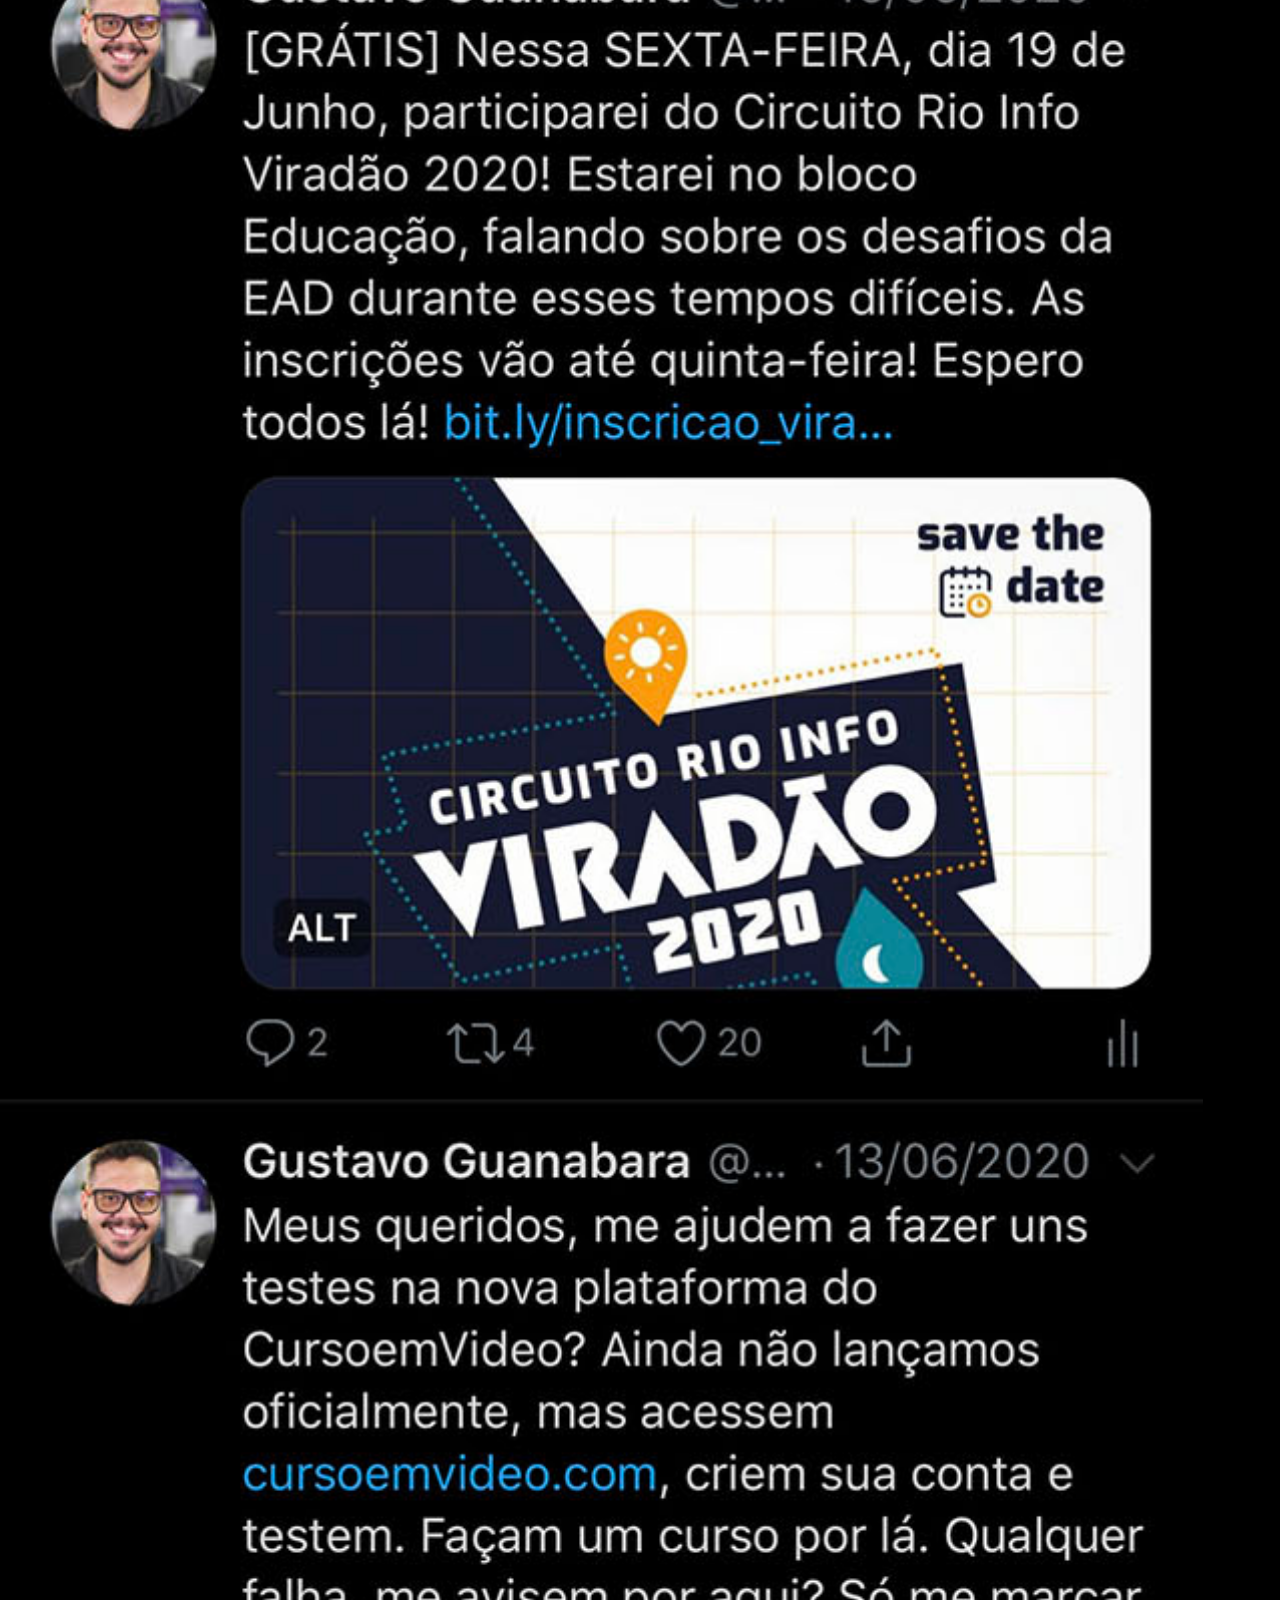
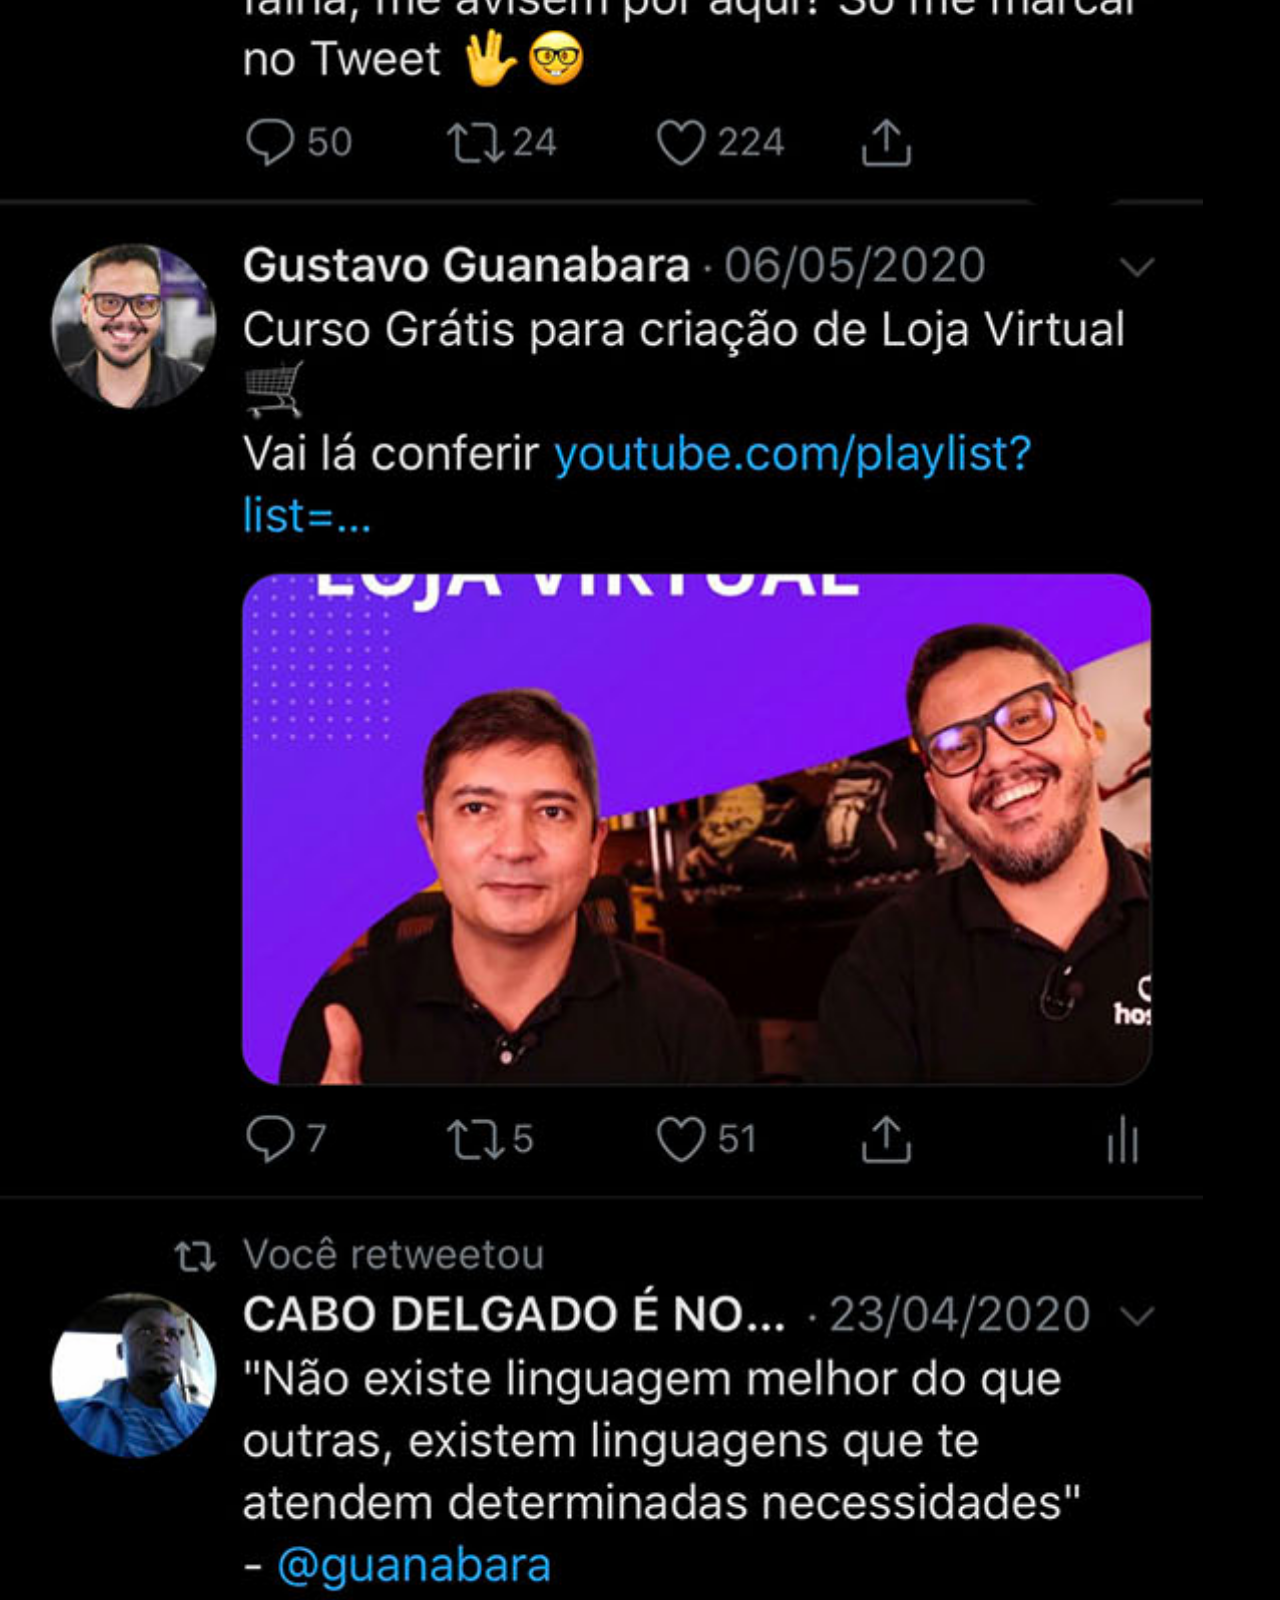
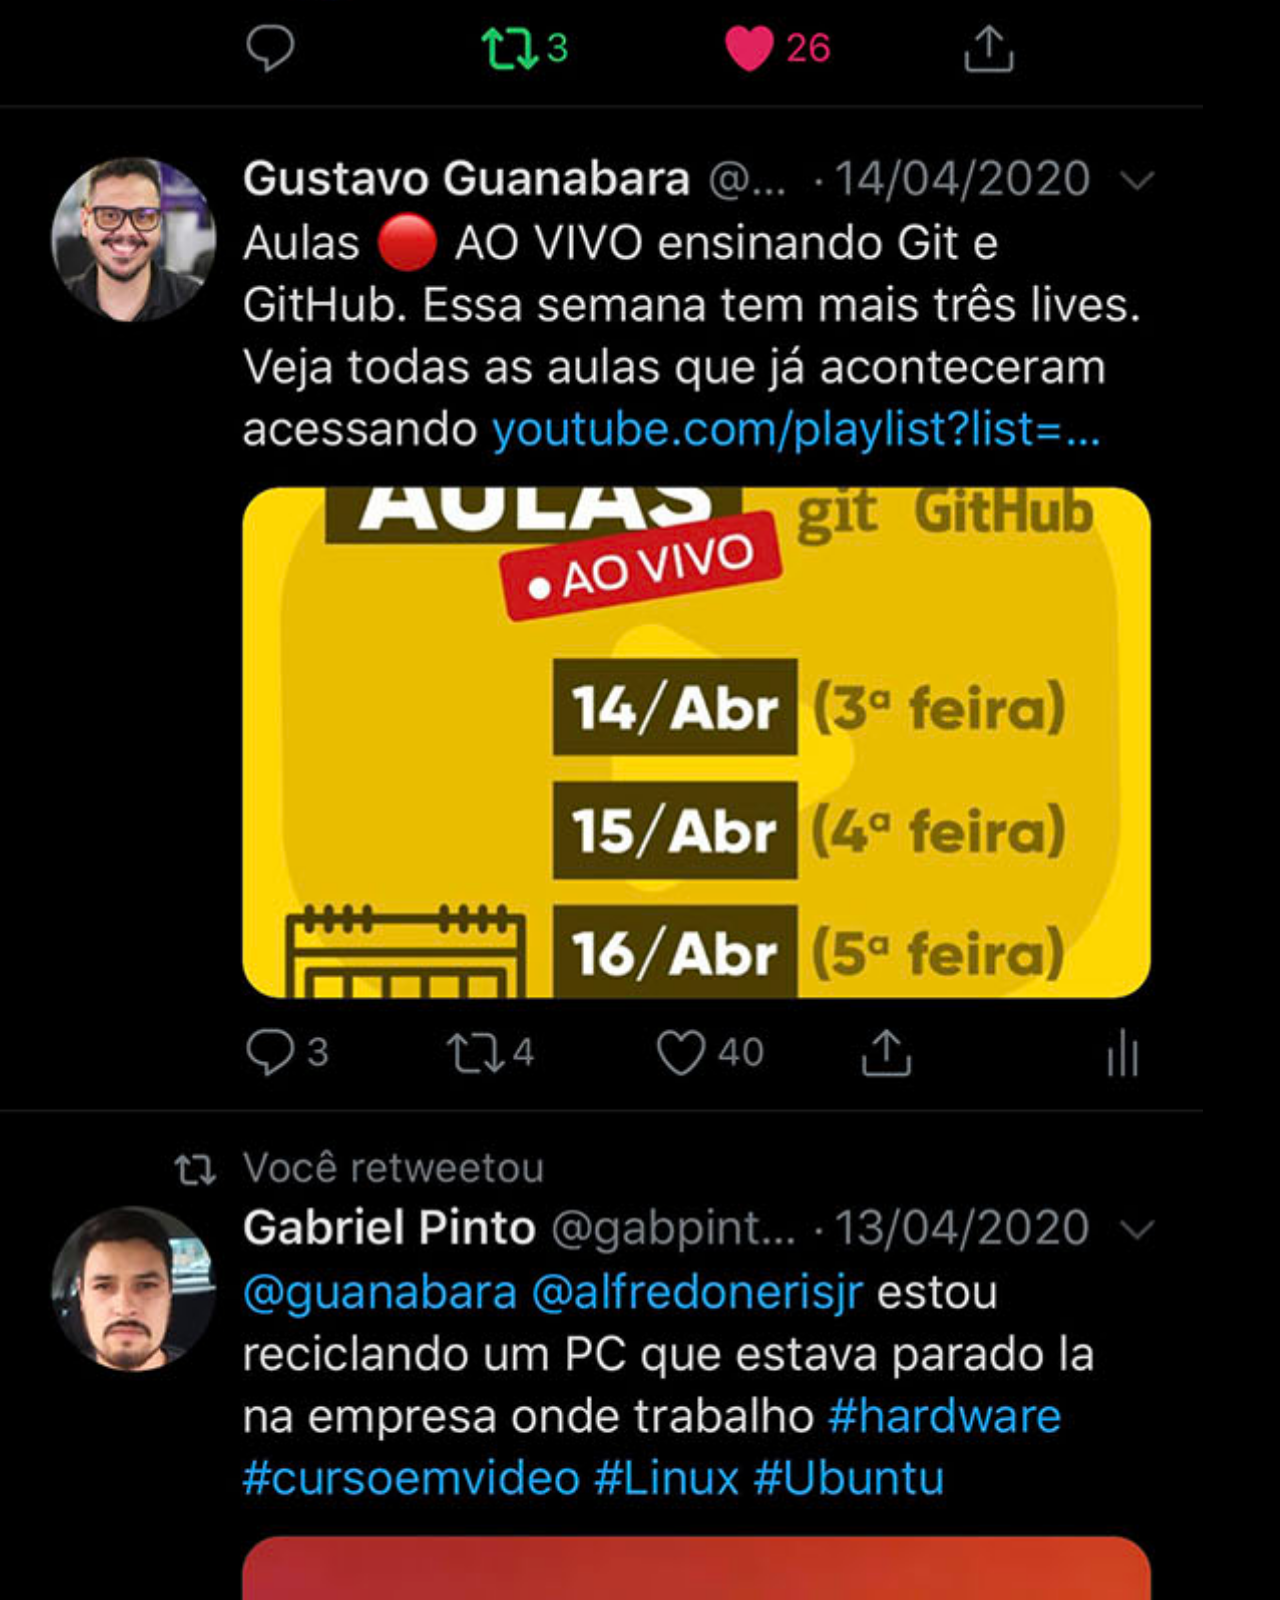
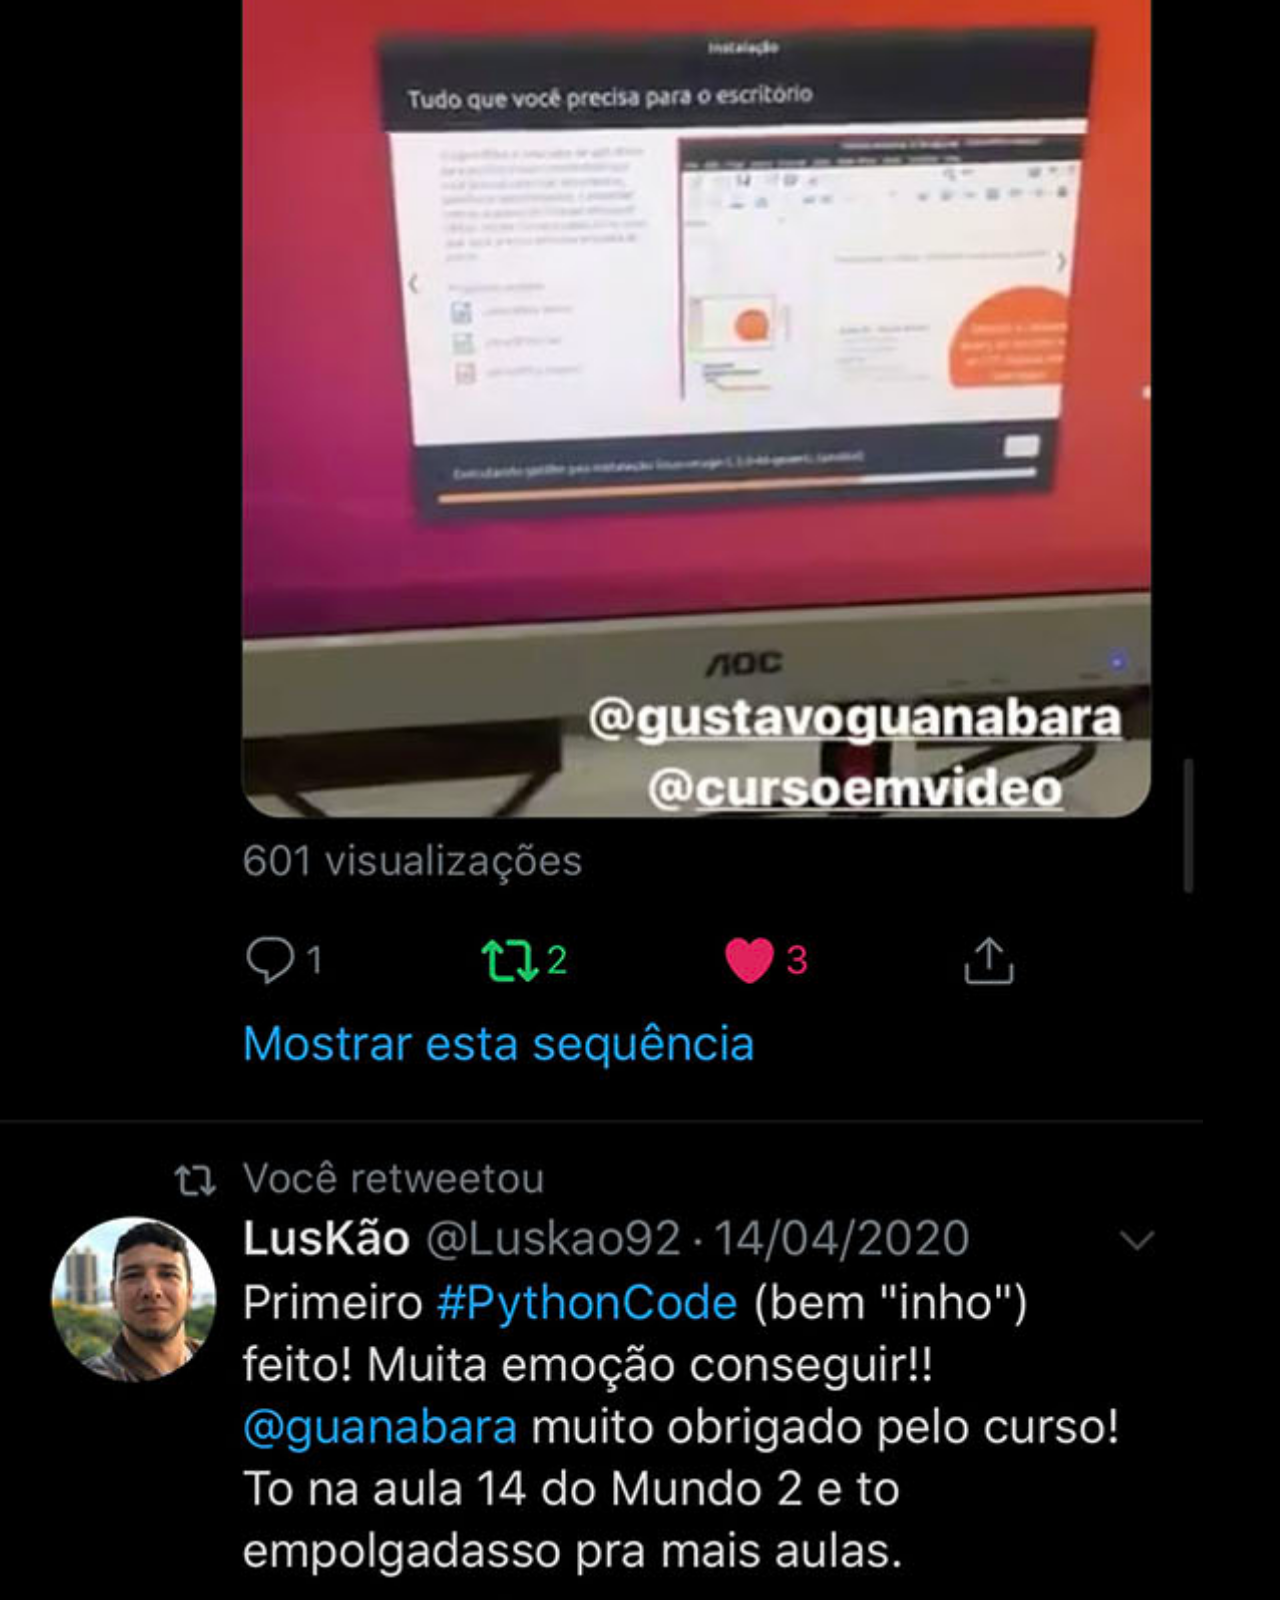
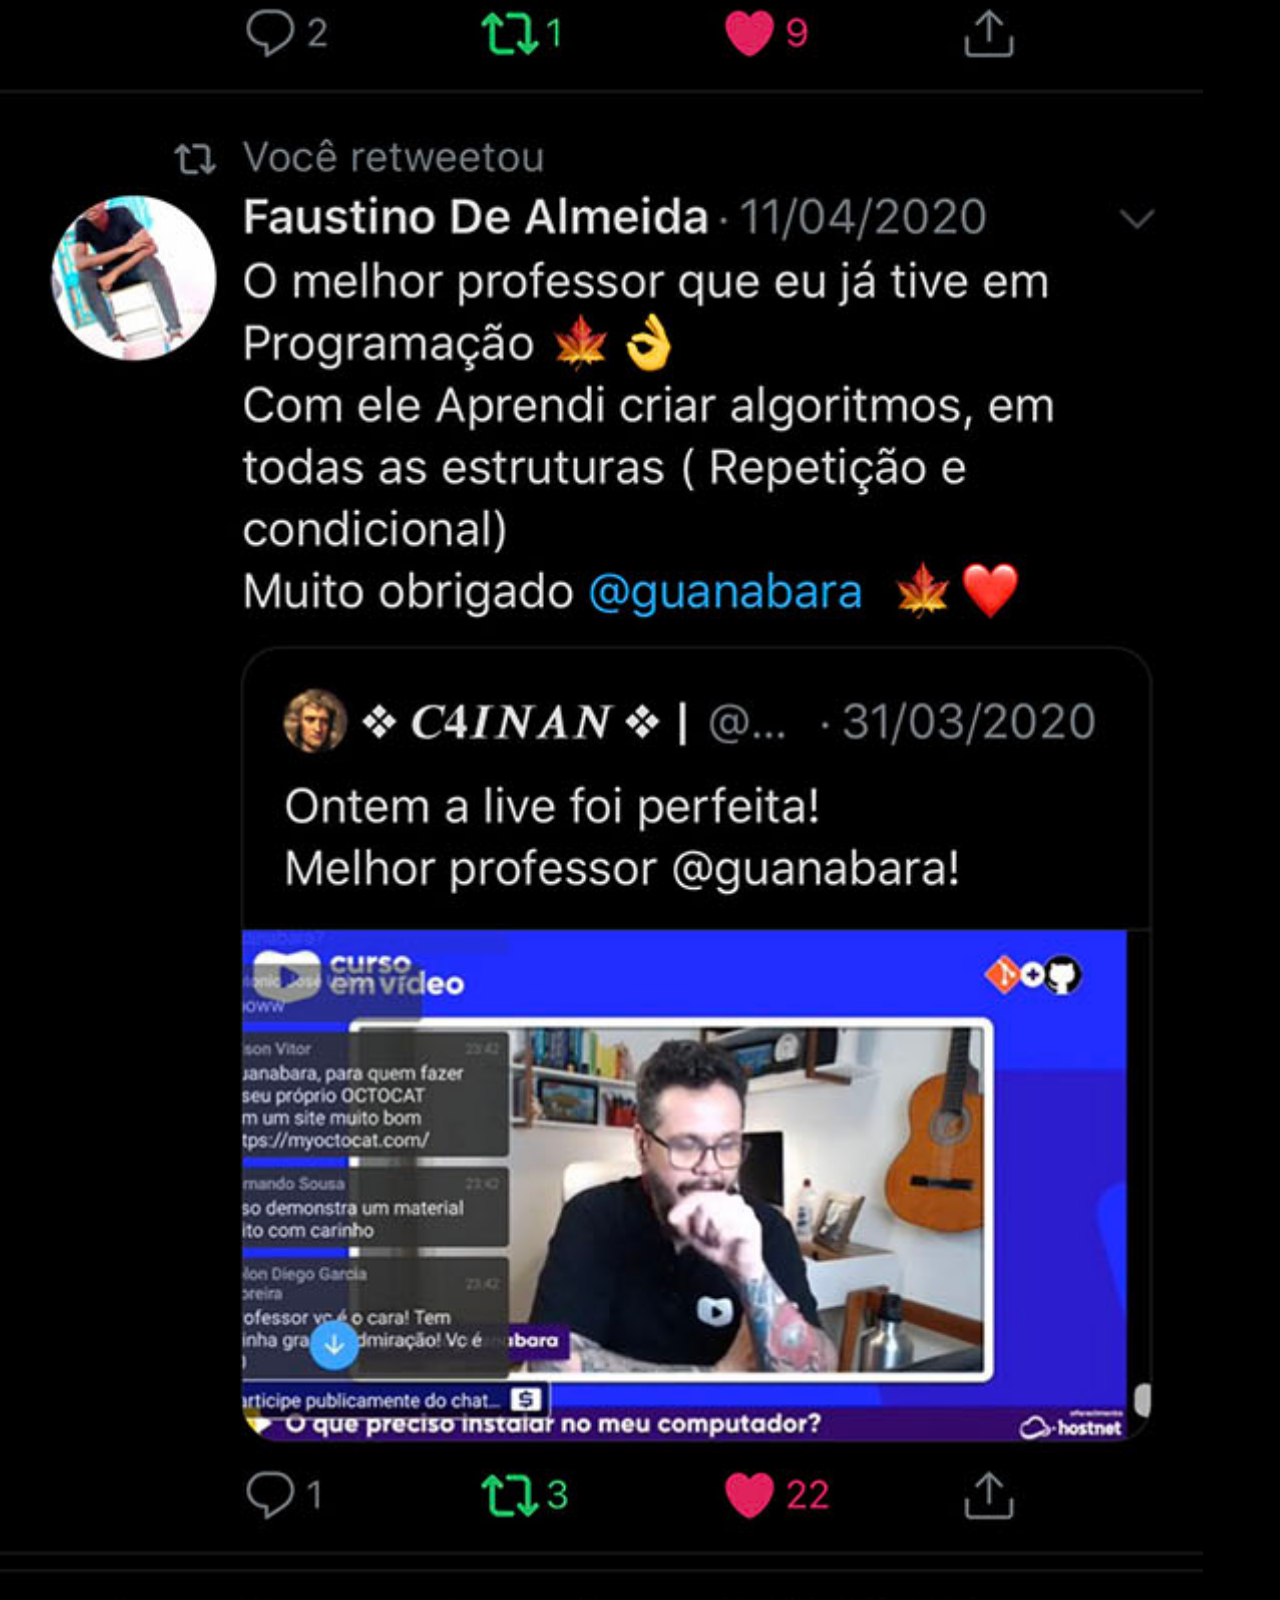
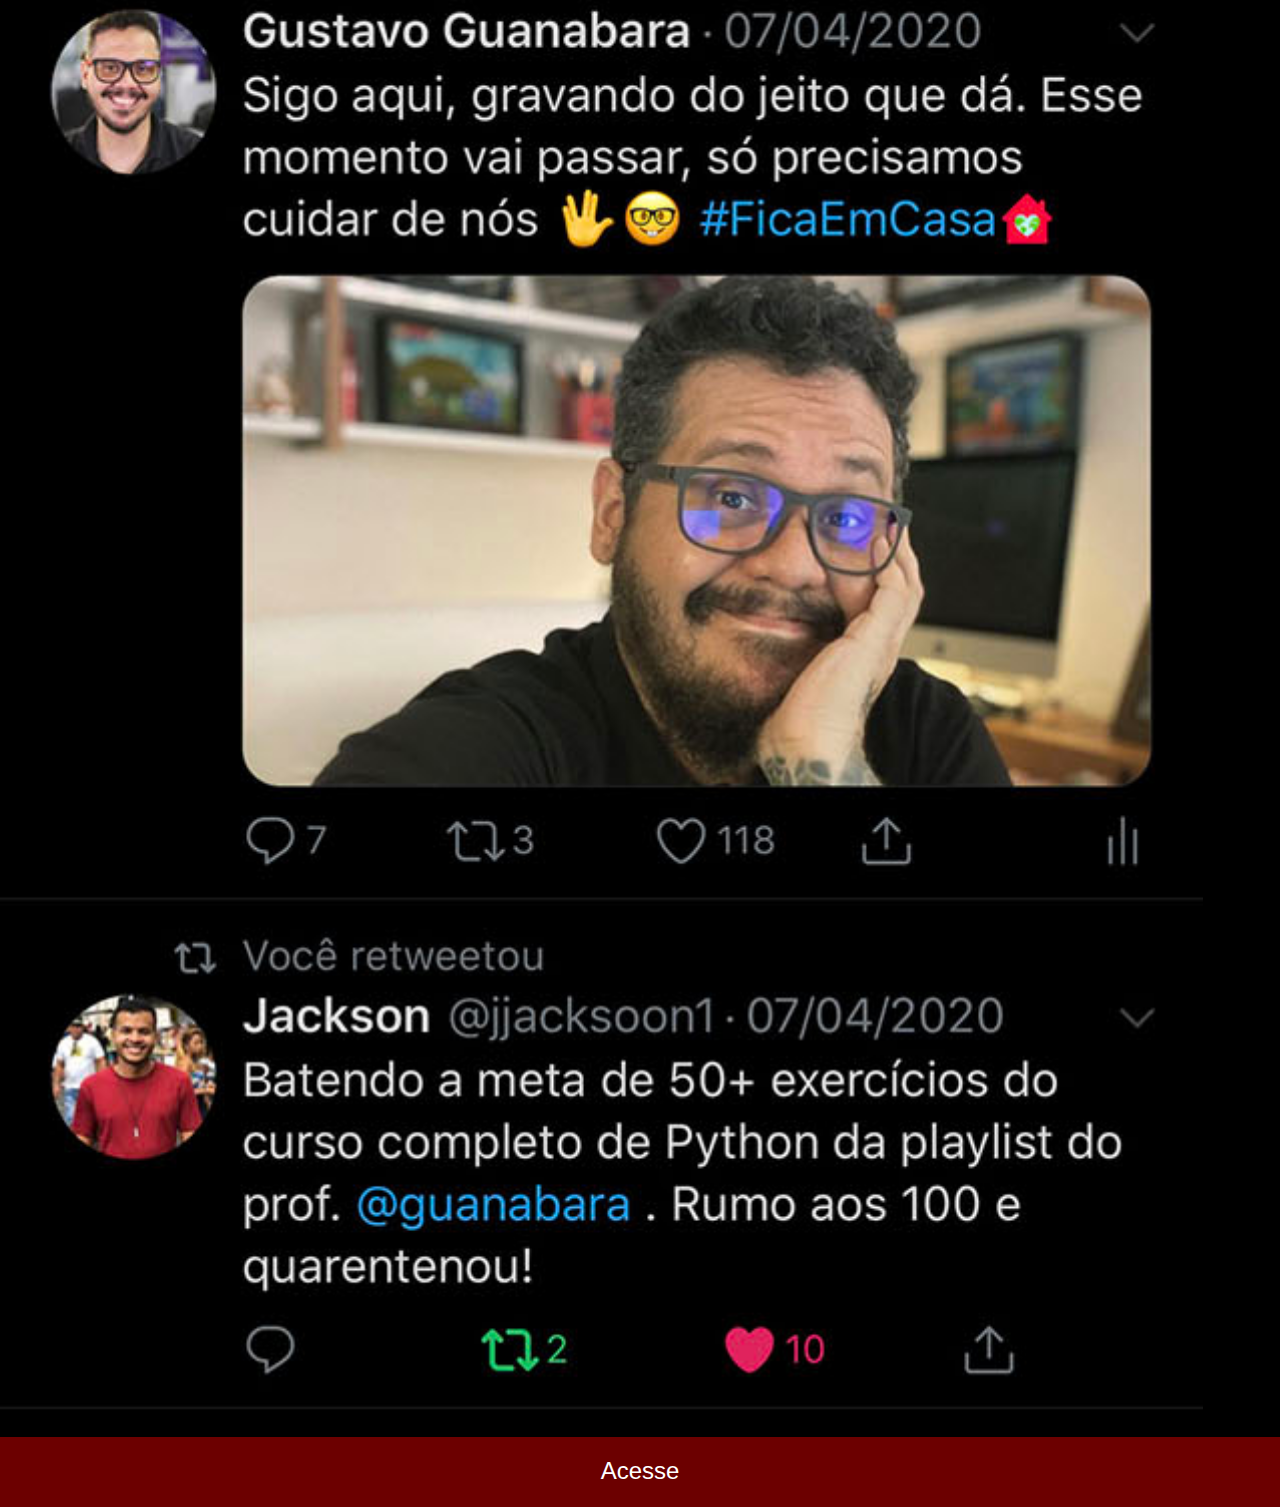
<file: paginas/pag005.html>
<!DOCTYPE html>
<html lang="pt-br">
<head>
    <meta charset="UTF-8">
    <meta name="viewport" content="width=device-width, initial-scale=1.0">
    <title>twitter</title>
    <style>
        *{
           margin: 0px;
           padding: 0px;
       }
       body{
           font-family: Arial, Helvetica, sans-serif;
           background-color: black;
       }
       img#fundo{
           width: 94vw;
       }
       footer{
           height: 50px;
           margin: auto;
           padding-top: 20px;
           text-align: center;
           background-color: rgba(255, 0, 0, 0.425);
           font-size: 1.5em;
       }
       a{
           color: white;
           text-decoration: none;
       }
       footer:hover{
           background-color: red;
       }
    </style>
</head>
<body>
    <header>
        <nav>
            <img src="../imagens/tela-twitter.jpg" alt="twitter" id="fundo">
        </nav>
    </header>
    <footer>
         <a href="https://x.com/guanabara" target="_blank">Acesse</a>
    </footer>
</body>
</html>
</file>
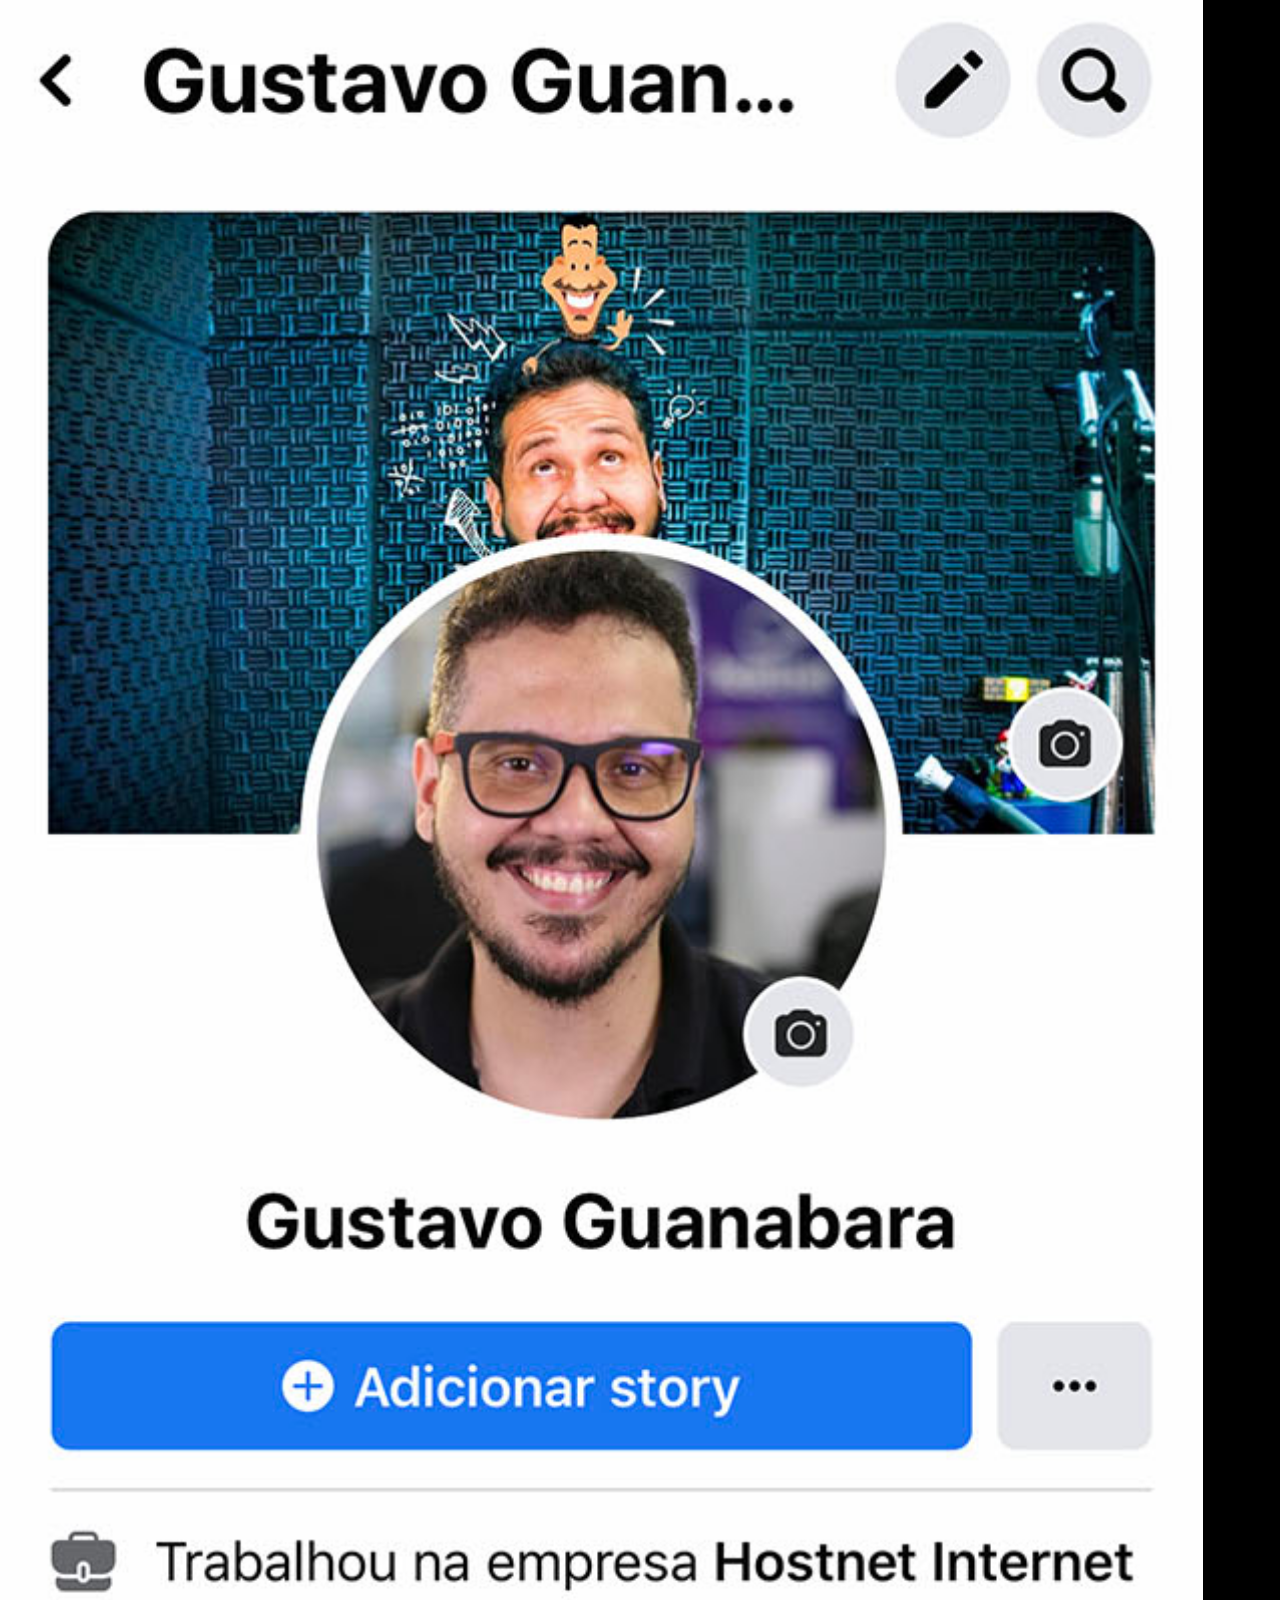
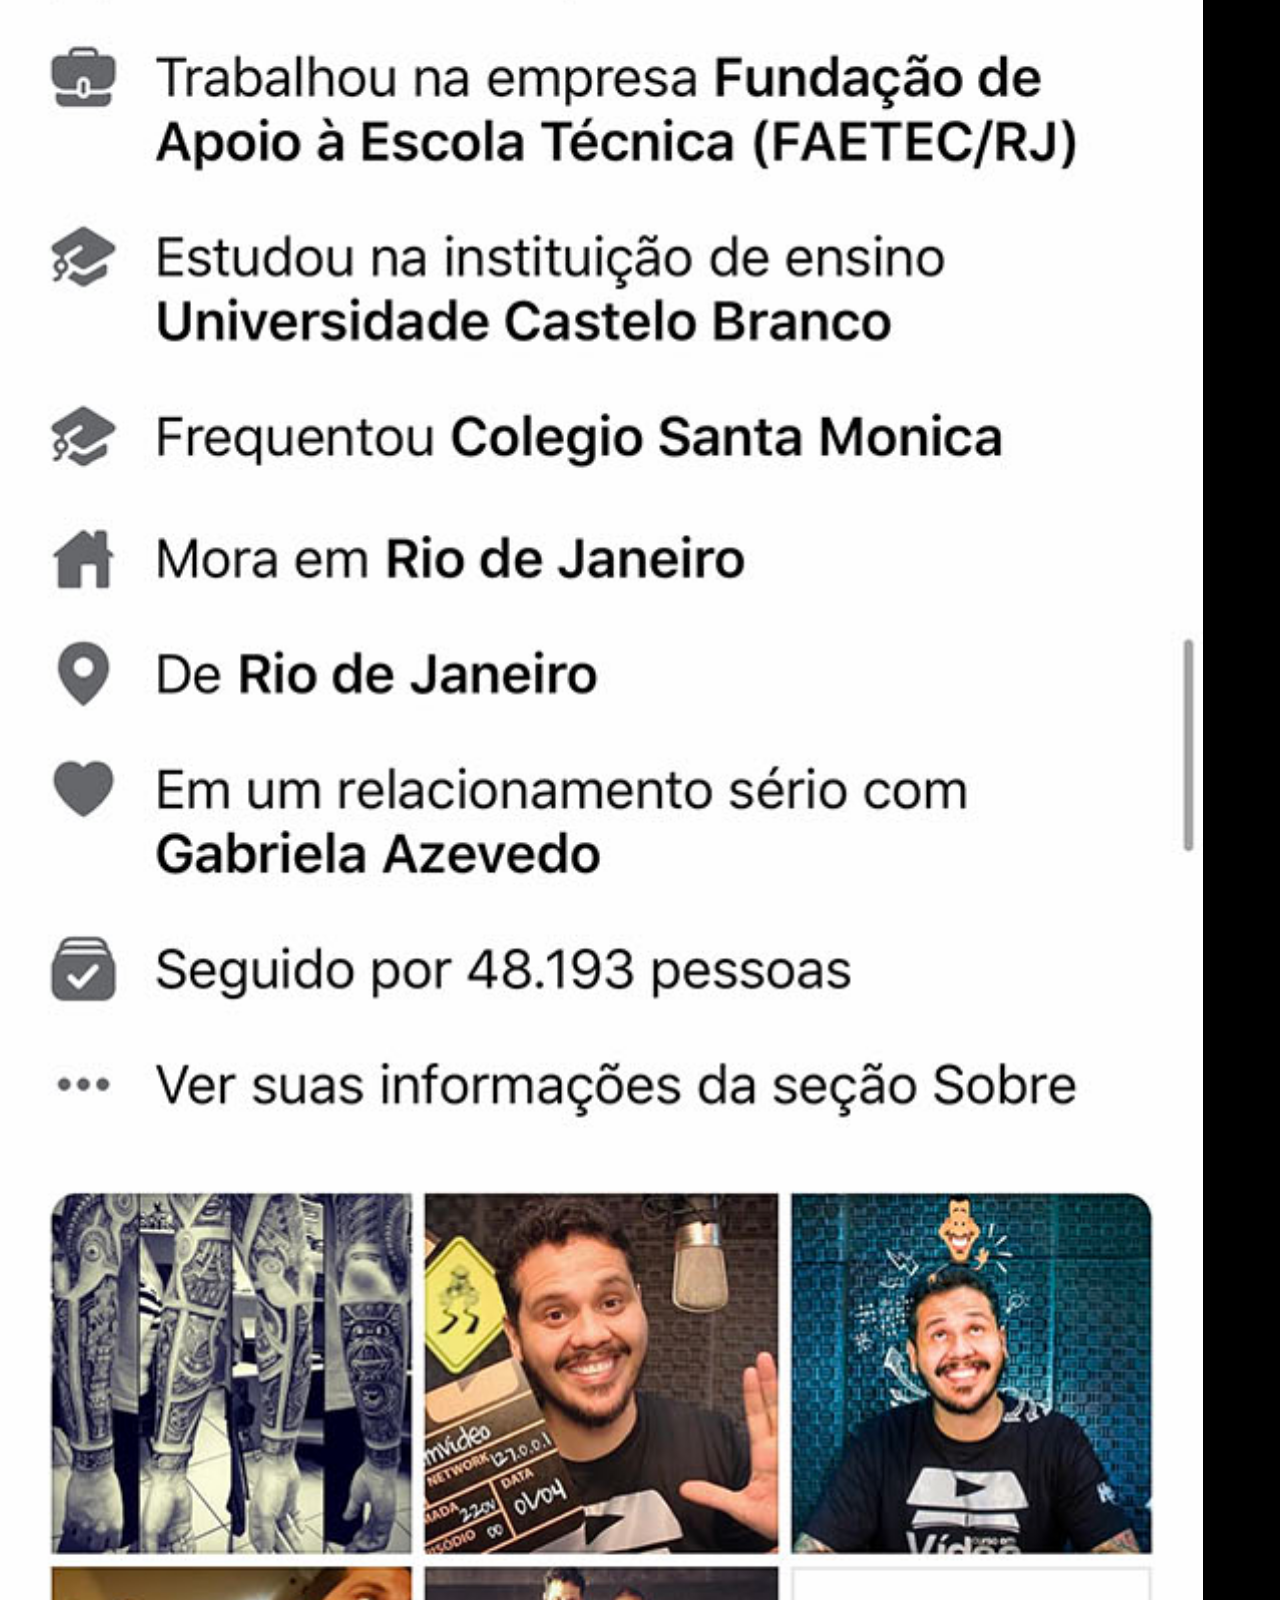
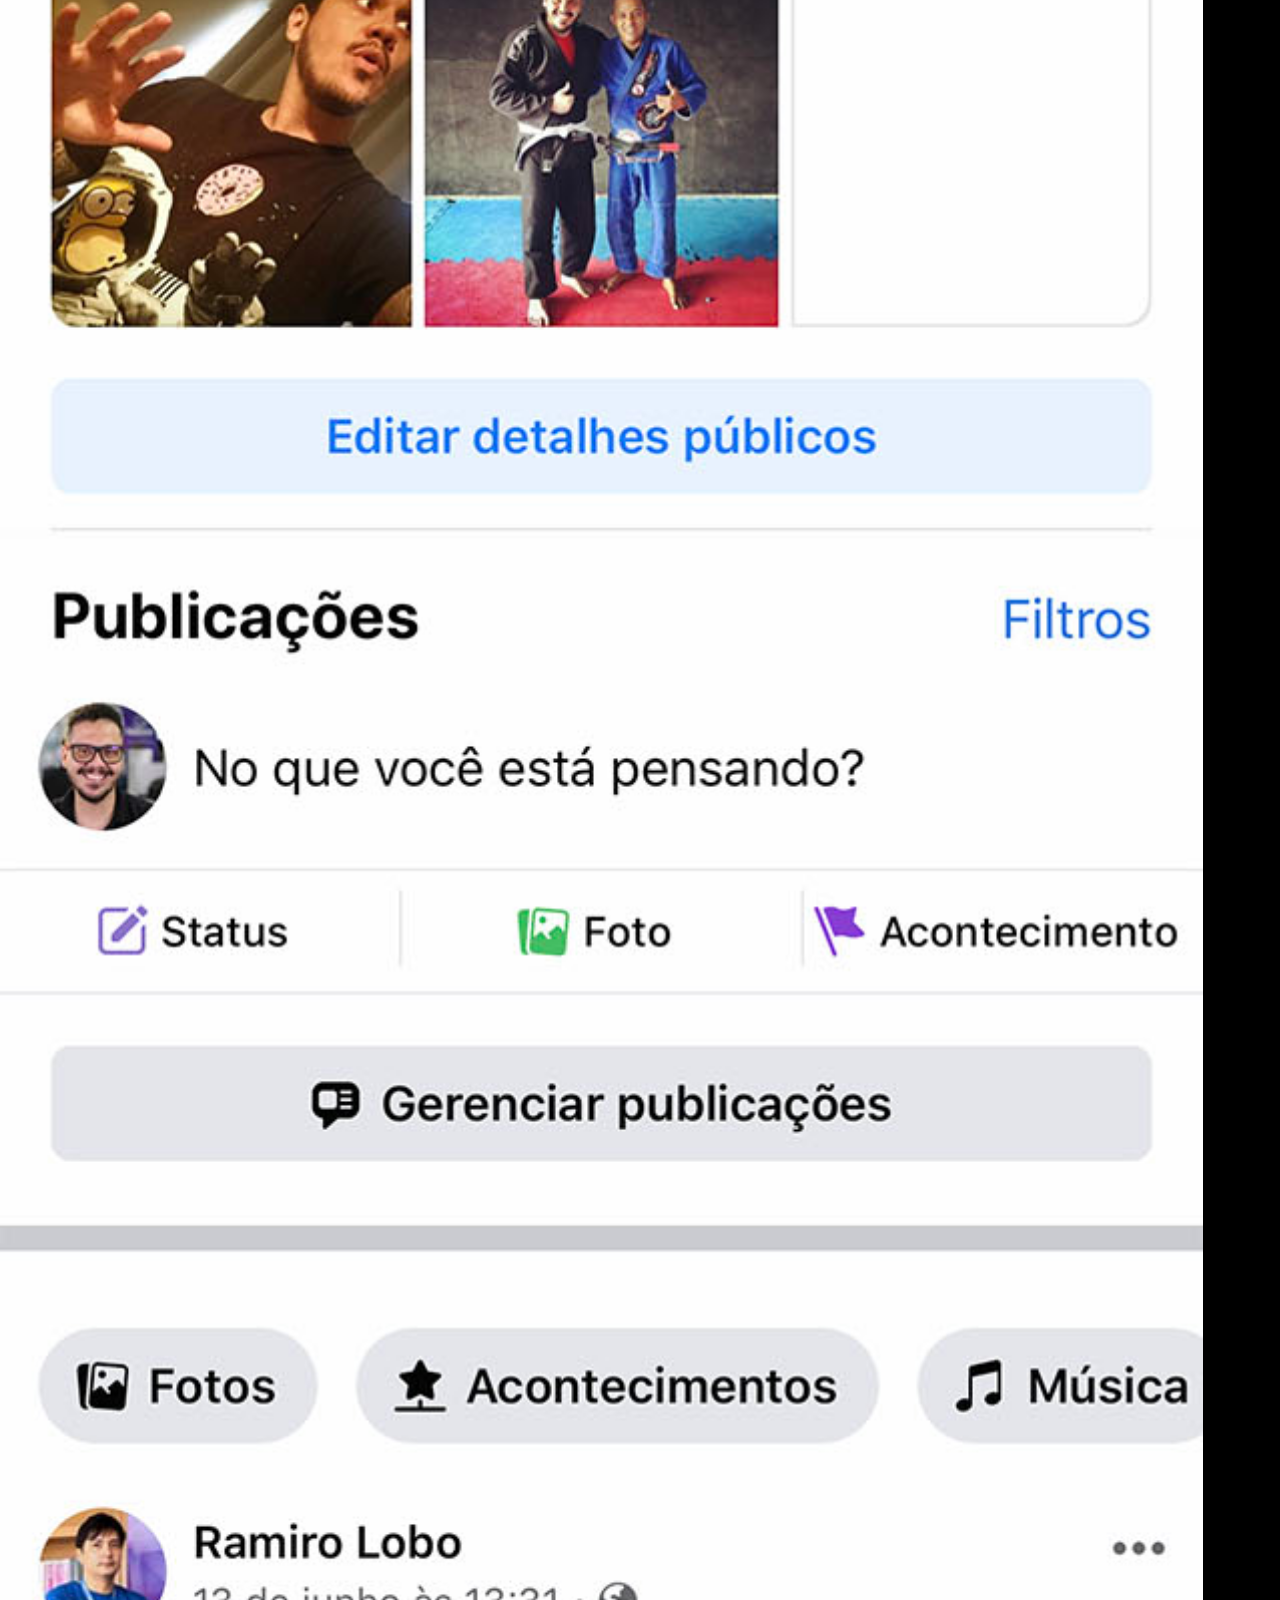
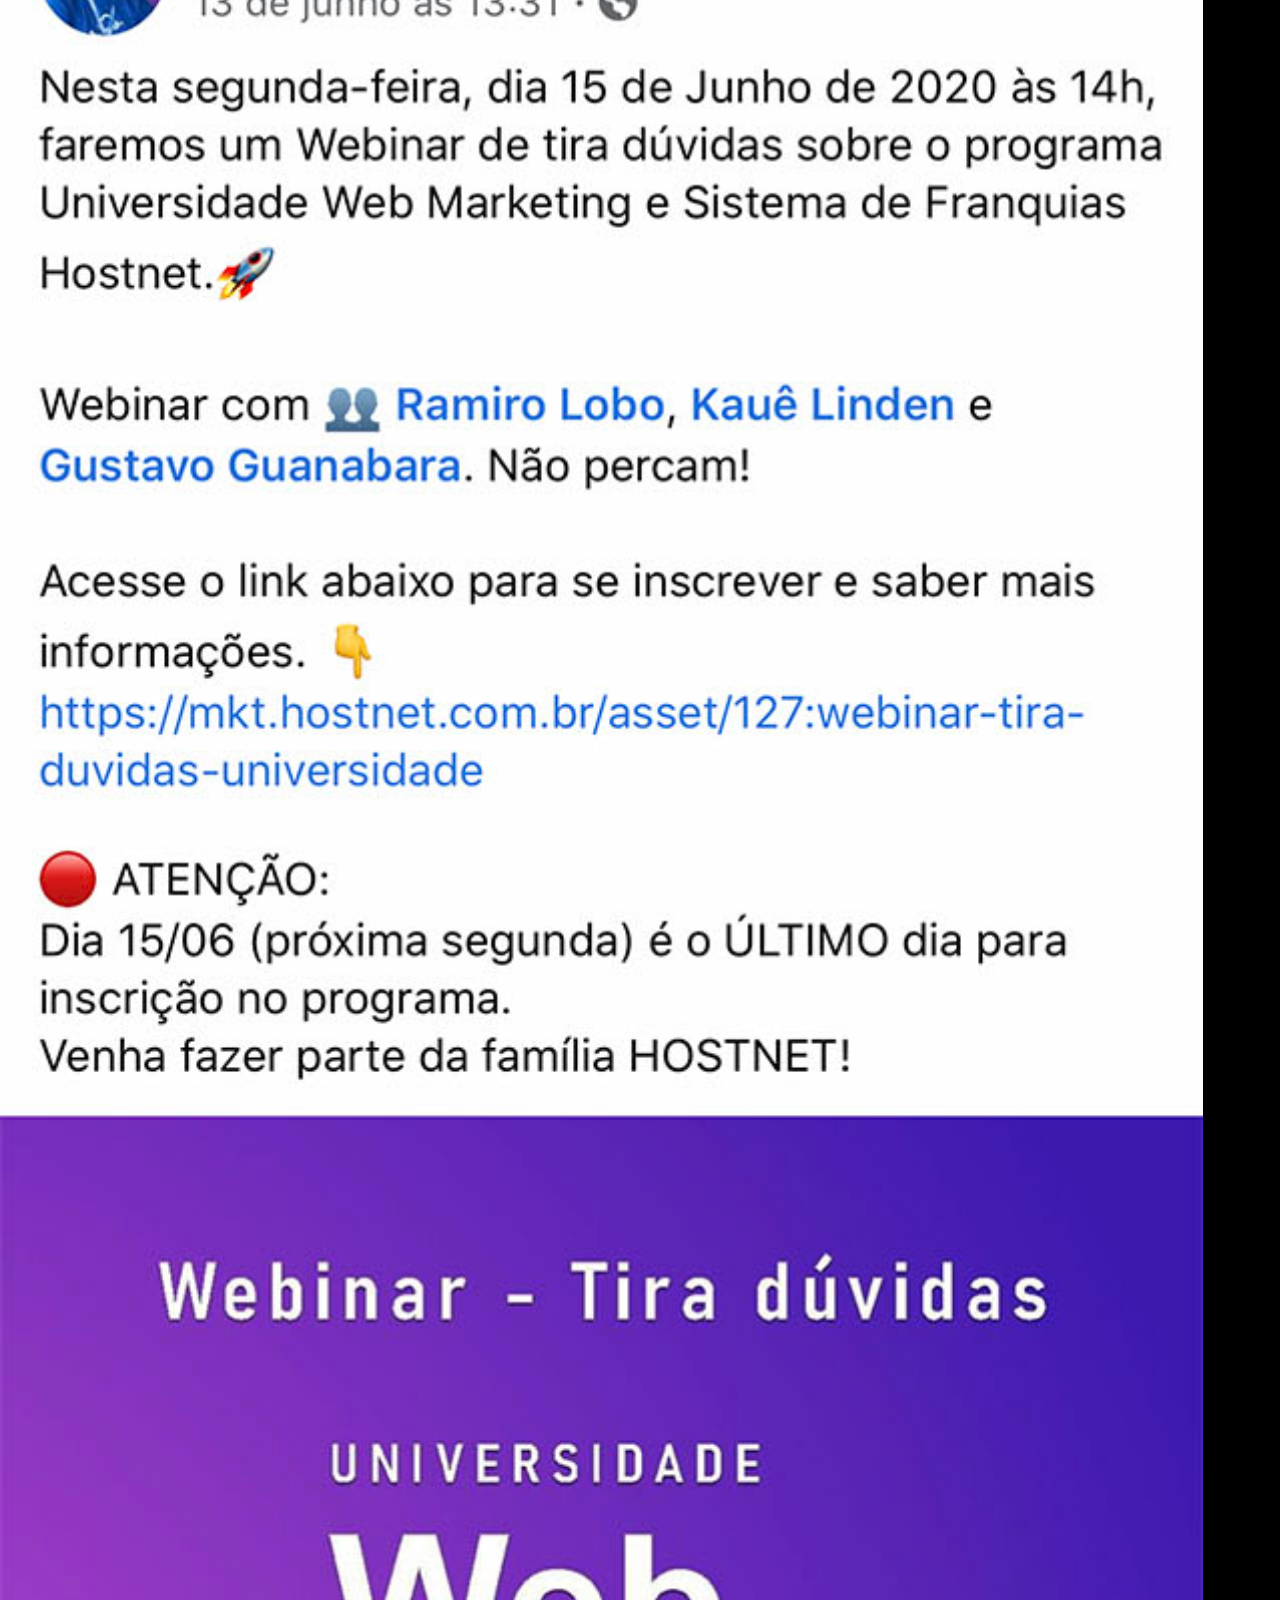
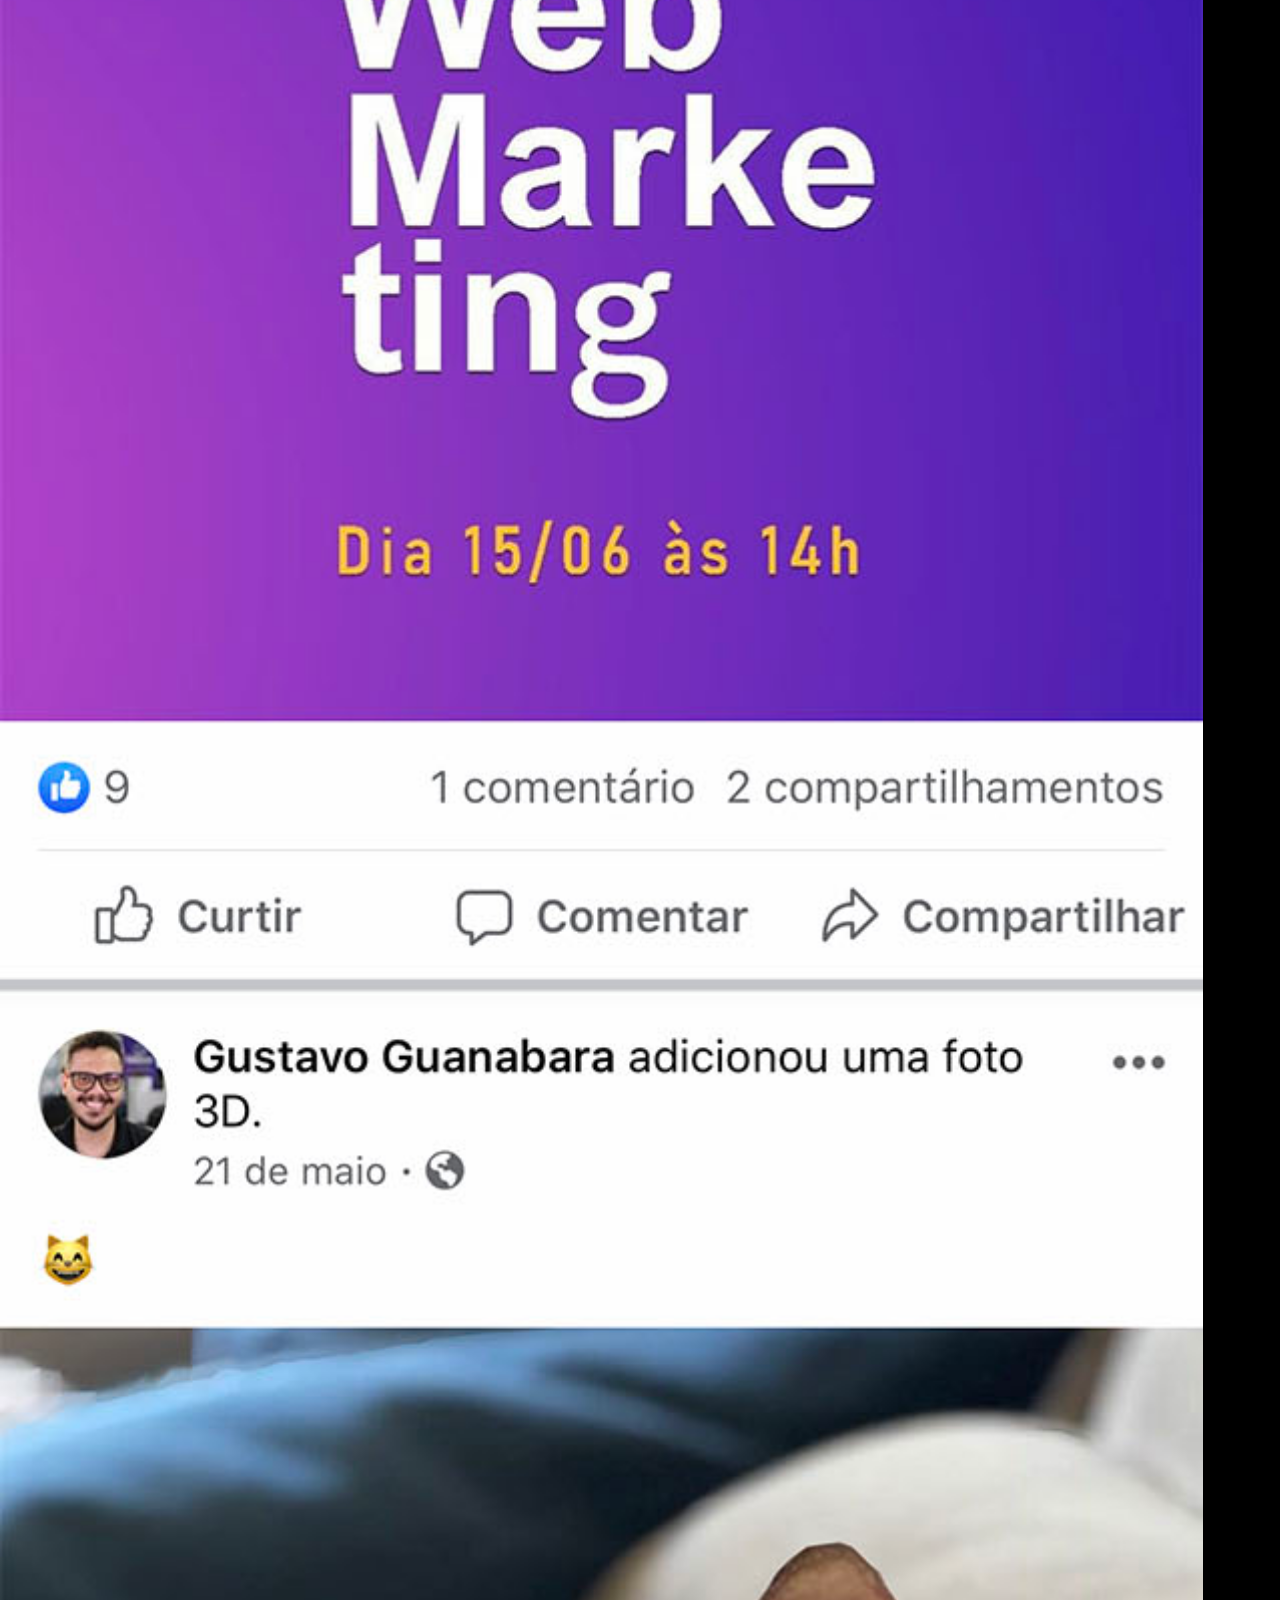
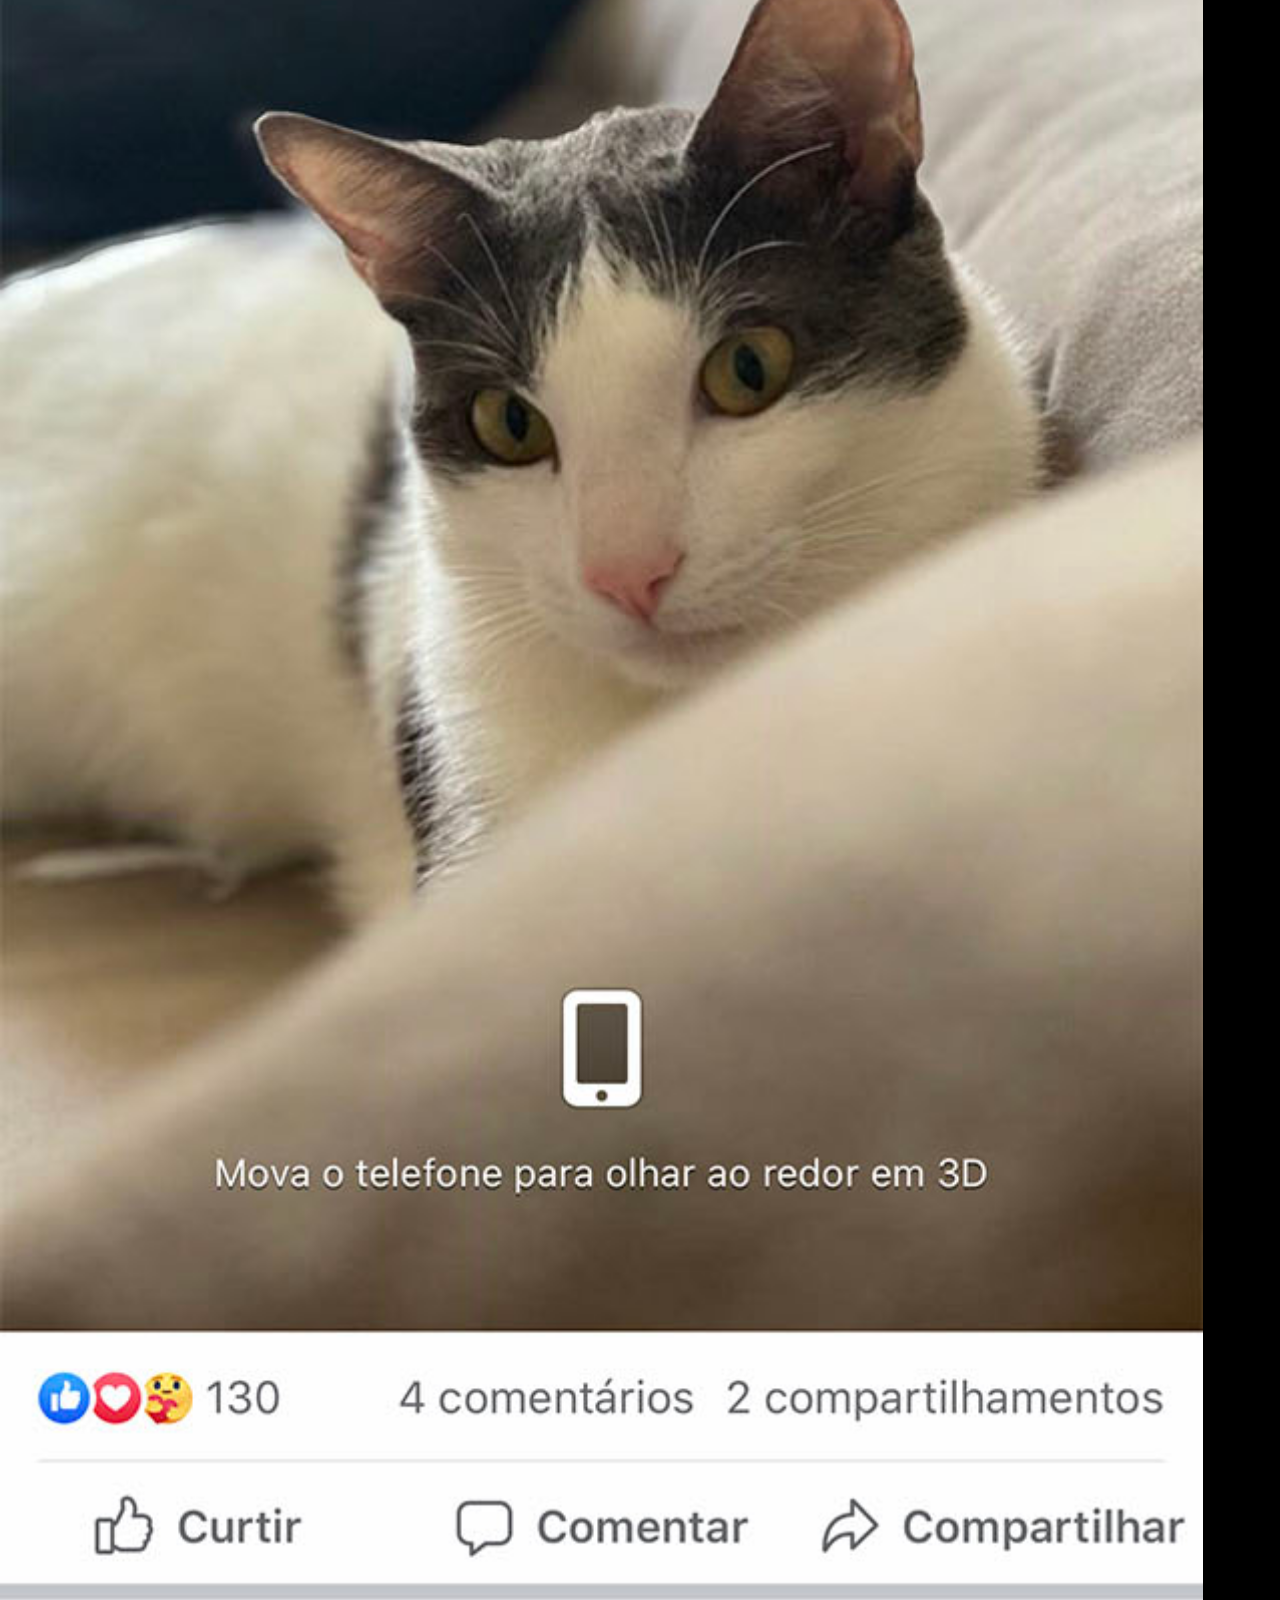
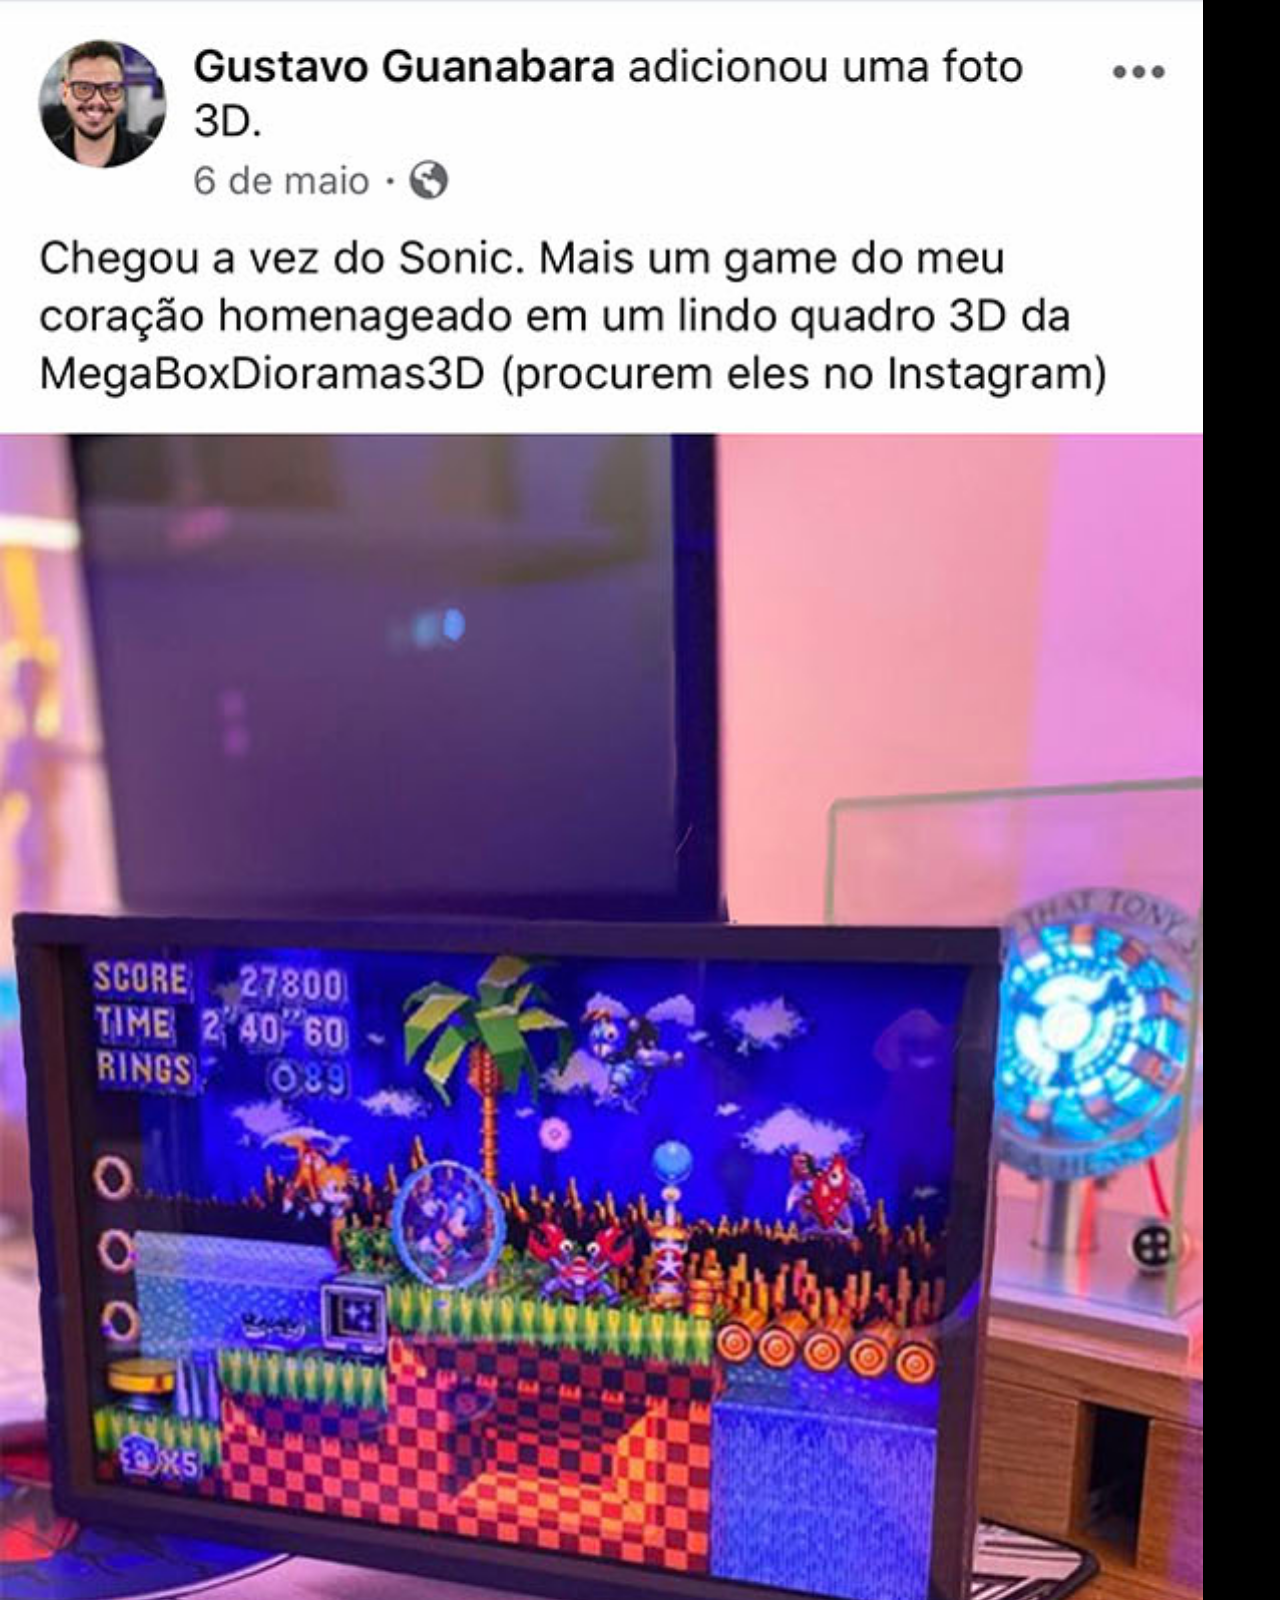
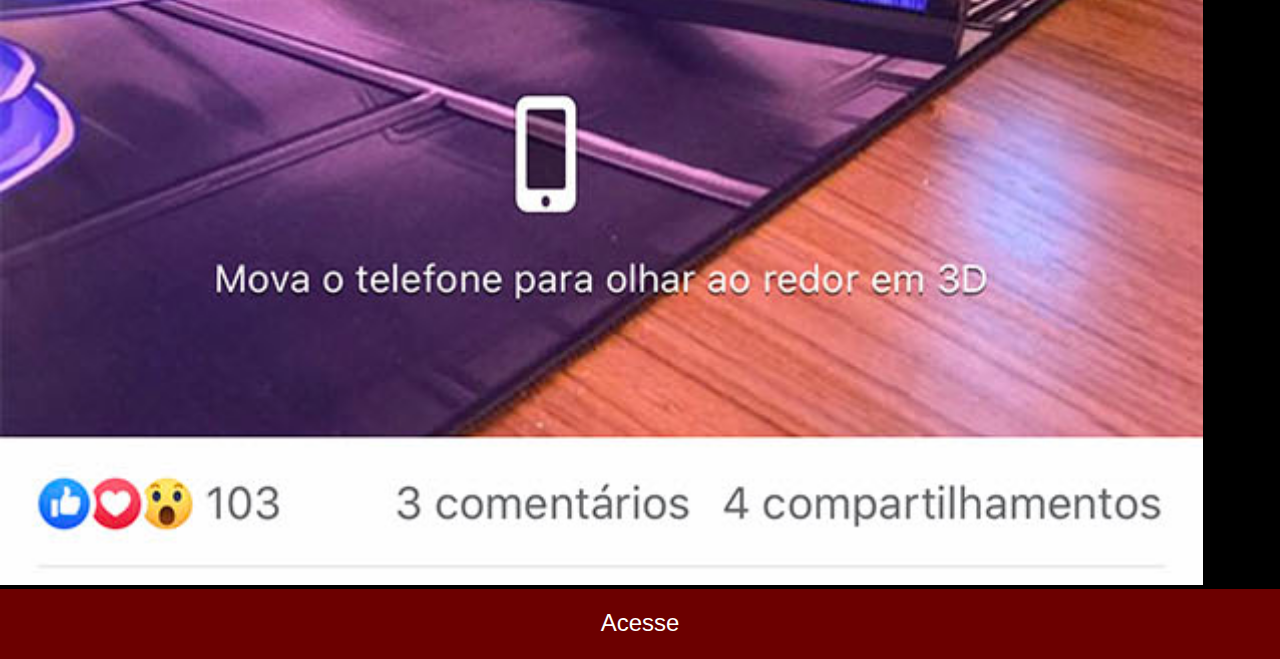
<file: paginas/pag006.html>
<!DOCTYPE html>
<html lang="pt-br">
<head>
    <meta charset="UTF-8">
    <meta name="viewport" content="width=device-width, initial-scale=1.0">
    <title>Facebook</title>
    <style>
        *{
           margin: 0px;
           padding: 0px;
       }
       body{
           font-family: Arial, Helvetica, sans-serif;
           background-color: black;
       }
       img#fundo{
           width: 94vw;
       }
       footer{
           height: 50px;
           margin: auto;
           padding-top: 20px;
           text-align: center;
           background-color: rgba(255, 0, 0, 0.425);
           font-size: 1.5em;
       }
       a{
           color: white;
           text-decoration: none;
       }
       footer:hover{
           background-color: red;
       }
    </style>
</head>
<body>
    <header>
        <nav>
            <img src="../imagens/tela-facebook.jpg" alt="Facebook" id="fundo">
        </nav>
    </header>
    <footer>
         <a href="https://www.facebook.com/GustavoGuanabara/?locale=pt_BR" target="_blank">Acesse</a>
    </footer>
</body>
</html>
</file>
<file: style.css>
@charset "UTF-8";

*{
    margin: 0px;
    padding: 0px;
    font-family: Arial, Helvetica, sans-serif;
}
body{
    height: 100vh;
    width: 100vw;
    background-size: cover;
    background: black url(imagens/fundo-madeira.jpg) center center no-repeat fixed;
}
main{
    height: 100vh;
    position: relative;
}
section#telefone{
    position: absolute;
    top: 50%;
    left: 50%;
    transform: translate(-50% , -50%);
    height: 627px;
    width: 311px;
    background: url(imagens/frame-iphone.png) no-repeat fixed;
    background-size: cover;
}
iframe{
    position: relative;
    top: 80px;
    left: 22px;
    height: 471px;
    width: 269px;
}
section#Redes-sociais{
    text-align: right;
    
}
section#Redes-sociais img{
    box-shadow: 2px 2px 5px rgba(0, 0, 0, 0.400);
    border-radius: 50%;
    width: 70px;
    margin: 10px;
    box-sizing: border-box;
}
section#Redes-sociais img:hover{
    border: 2px solid rgba(255, 255, 255, 0.637);
    transform: translate(-3px, -3px);
    box-shadow: 5px 5px 10px rgba(0, 0, 0, 0.323);
    transition-duration: .5s;
}
</file>
